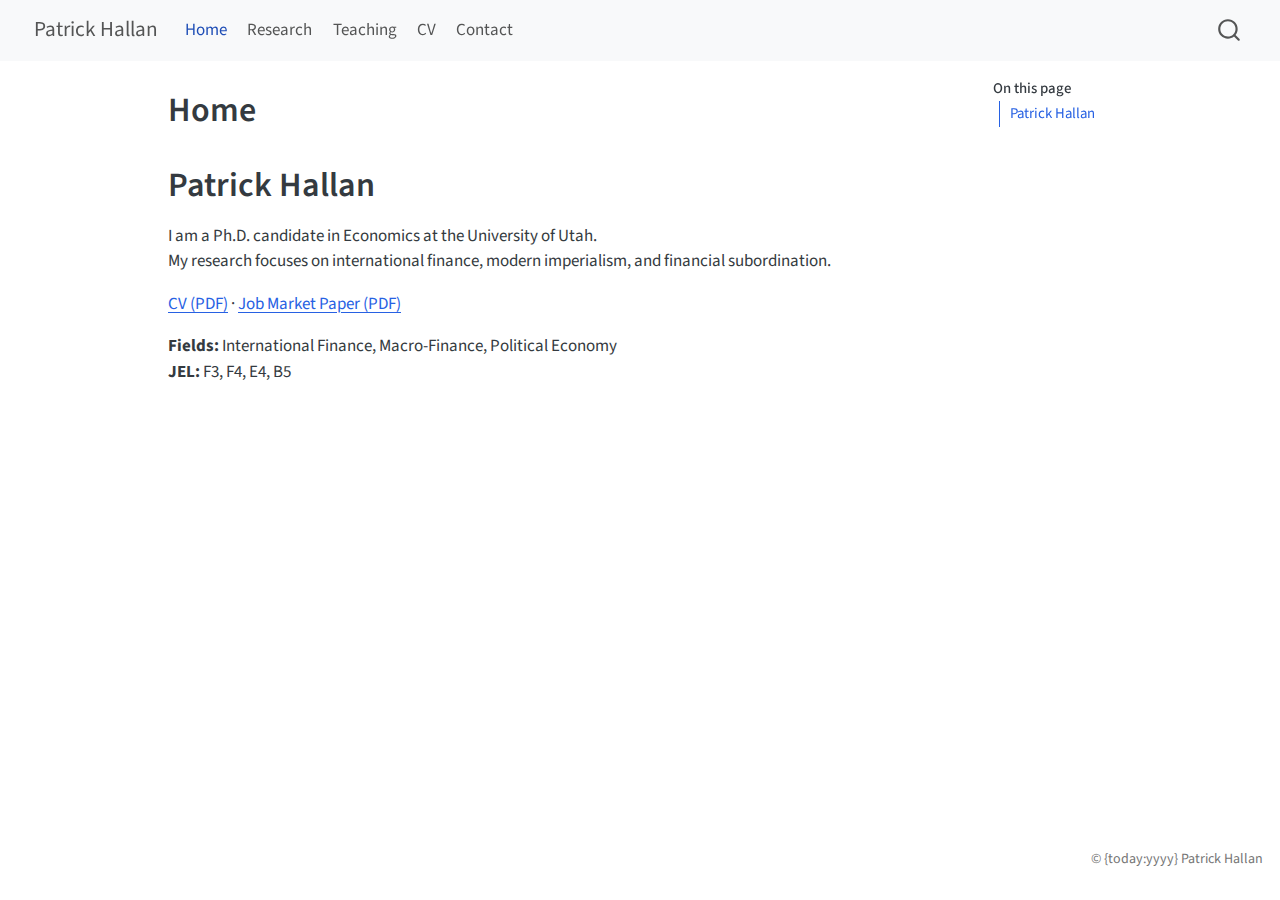
<file: index.html>
<!DOCTYPE html>
<html xmlns="http://www.w3.org/1999/xhtml" lang="en" xml:lang="en"><head>

<meta charset="utf-8">
<meta name="generator" content="quarto-1.8.25">

<meta name="viewport" content="width=device-width, initial-scale=1.0, user-scalable=yes">


<title>Home – Patrick Hallan</title>
<style>
code{white-space: pre-wrap;}
span.smallcaps{font-variant: small-caps;}
div.columns{display: flex; gap: min(4vw, 1.5em);}
div.column{flex: auto; overflow-x: auto;}
div.hanging-indent{margin-left: 1.5em; text-indent: -1.5em;}
ul.task-list{list-style: none;}
ul.task-list li input[type="checkbox"] {
  width: 0.8em;
  margin: 0 0.8em 0.2em -1em; /* quarto-specific, see https://github.com/quarto-dev/quarto-cli/issues/4556 */ 
  vertical-align: middle;
}
</style>


<script src="site_libs/quarto-nav/quarto-nav.js"></script>
<script src="site_libs/quarto-nav/headroom.min.js"></script>
<script src="site_libs/clipboard/clipboard.min.js"></script>
<script src="site_libs/quarto-search/autocomplete.umd.js"></script>
<script src="site_libs/quarto-search/fuse.min.js"></script>
<script src="site_libs/quarto-search/quarto-search.js"></script>
<meta name="quarto:offset" content="./">
<script src="site_libs/quarto-html/quarto.js" type="module"></script>
<script src="site_libs/quarto-html/tabsets/tabsets.js" type="module"></script>
<script src="site_libs/quarto-html/axe/axe-check.js" type="module"></script>
<script src="site_libs/quarto-html/popper.min.js"></script>
<script src="site_libs/quarto-html/tippy.umd.min.js"></script>
<script src="site_libs/quarto-html/anchor.min.js"></script>
<link href="site_libs/quarto-html/tippy.css" rel="stylesheet">
<link href="site_libs/quarto-html/quarto-syntax-highlighting-7b89279ff1a6dce999919e0e67d4d9ec.css" rel="stylesheet" id="quarto-text-highlighting-styles">
<script src="site_libs/bootstrap/bootstrap.min.js"></script>
<link href="site_libs/bootstrap/bootstrap-icons.css" rel="stylesheet">
<link href="site_libs/bootstrap/bootstrap-0b37c64f34216b628666a8dac638b53b.min.css" rel="stylesheet" append-hash="true" id="quarto-bootstrap" data-mode="light">
<script id="quarto-search-options" type="application/json">{
  "location": "navbar",
  "copy-button": false,
  "collapse-after": 3,
  "panel-placement": "end",
  "type": "overlay",
  "limit": 50,
  "keyboard-shortcut": [
    "f",
    "/",
    "s"
  ],
  "show-item-context": false,
  "language": {
    "search-no-results-text": "No results",
    "search-matching-documents-text": "matching documents",
    "search-copy-link-title": "Copy link to search",
    "search-hide-matches-text": "Hide additional matches",
    "search-more-match-text": "more match in this document",
    "search-more-matches-text": "more matches in this document",
    "search-clear-button-title": "Clear",
    "search-text-placeholder": "",
    "search-detached-cancel-button-title": "Cancel",
    "search-submit-button-title": "Submit",
    "search-label": "Search"
  }
}</script>
<style>html{ scroll-behavior: smooth; }</style>


</head>

<body class="nav-fixed quarto-light">

<div id="quarto-search-results"></div>
  <header id="quarto-header" class="headroom fixed-top">
    <nav class="navbar navbar-expand-lg " data-bs-theme="dark">
      <div class="navbar-container container-fluid">
      <div class="navbar-brand-container mx-auto">
    <a href="./index.html" class="navbar-brand navbar-brand-logo">
    </a>
    <a class="navbar-brand" href="./index.html">
    <span class="navbar-title">Patrick Hallan</span>
    </a>
  </div>
            <div id="quarto-search" class="" title="Search"></div>
          <button class="navbar-toggler" type="button" data-bs-toggle="collapse" data-bs-target="#navbarCollapse" aria-controls="navbarCollapse" role="menu" aria-expanded="false" aria-label="Toggle navigation" onclick="if (window.quartoToggleHeadroom) { window.quartoToggleHeadroom(); }">
  <span class="navbar-toggler-icon"></span>
</button>
          <div class="collapse navbar-collapse" id="navbarCollapse">
            <ul class="navbar-nav navbar-nav-scroll me-auto">
  <li class="nav-item">
    <a class="nav-link active" href="./index.html" aria-current="page"> 
<span class="menu-text">Home</span></a>
  </li>  
  <li class="nav-item">
    <a class="nav-link" href="./research.html"> 
<span class="menu-text">Research</span></a>
  </li>  
  <li class="nav-item">
    <a class="nav-link" href="./teaching.html"> 
<span class="menu-text">Teaching</span></a>
  </li>  
  <li class="nav-item">
    <a class="nav-link" href="./cv.html"> 
<span class="menu-text">CV</span></a>
  </li>  
  <li class="nav-item">
    <a class="nav-link" href="./contact.html"> 
<span class="menu-text">Contact</span></a>
  </li>  
</ul>
          </div> <!-- /navcollapse -->
            <div class="quarto-navbar-tools">
</div>
      </div> <!-- /container-fluid -->
    </nav>
</header>
<!-- content -->
<div id="quarto-content" class="quarto-container page-columns page-rows-contents page-layout-article page-navbar">
<!-- sidebar -->
<!-- margin-sidebar -->
    <div id="quarto-margin-sidebar" class="sidebar margin-sidebar">
        <nav id="TOC" role="doc-toc" class="toc-active">
    <h2 id="toc-title">On this page</h2>
   
  <ul>
  <li><a href="#patrick-hallan" id="toc-patrick-hallan" class="nav-link active" data-scroll-target="#patrick-hallan">Patrick Hallan</a></li>
  </ul>
</nav>
    </div>
<!-- main -->
<main class="content" id="quarto-document-content">

<header id="title-block-header" class="quarto-title-block default">
<div class="quarto-title">
<h1 class="title">Home</h1>
</div>



<div class="quarto-title-meta">

    
  
    
  </div>
  


</header>


<section id="patrick-hallan" class="level1">
<h1>Patrick Hallan</h1>
<p>I am a Ph.D.&nbsp;candidate in Economics at the University of Utah.<br>
My research focuses on international finance, modern imperialism, and financial subordination.</p>
<p><strong><a href="files/Hallan_CV.pdf">CV (PDF)</a></strong> · <strong><a href="files/JMP_Hallan.pdf">Job Market Paper (PDF)</a></strong></p>
<p><strong>Fields:</strong> International Finance, Macro-Finance, Political Economy<br>
<strong>JEL:</strong> F3, F4, E4, B5</p>


</section>

</main> <!-- /main -->
<script id="quarto-html-after-body" type="application/javascript">
  window.document.addEventListener("DOMContentLoaded", function (event) {
    const icon = "";
    const anchorJS = new window.AnchorJS();
    anchorJS.options = {
      placement: 'right',
      icon: icon
    };
    anchorJS.add('.anchored');
    const isCodeAnnotation = (el) => {
      for (const clz of el.classList) {
        if (clz.startsWith('code-annotation-')) {                     
          return true;
        }
      }
      return false;
    }
    const onCopySuccess = function(e) {
      // button target
      const button = e.trigger;
      // don't keep focus
      button.blur();
      // flash "checked"
      button.classList.add('code-copy-button-checked');
      var currentTitle = button.getAttribute("title");
      button.setAttribute("title", "Copied!");
      let tooltip;
      if (window.bootstrap) {
        button.setAttribute("data-bs-toggle", "tooltip");
        button.setAttribute("data-bs-placement", "left");
        button.setAttribute("data-bs-title", "Copied!");
        tooltip = new bootstrap.Tooltip(button, 
          { trigger: "manual", 
            customClass: "code-copy-button-tooltip",
            offset: [0, -8]});
        tooltip.show();    
      }
      setTimeout(function() {
        if (tooltip) {
          tooltip.hide();
          button.removeAttribute("data-bs-title");
          button.removeAttribute("data-bs-toggle");
          button.removeAttribute("data-bs-placement");
        }
        button.setAttribute("title", currentTitle);
        button.classList.remove('code-copy-button-checked');
      }, 1000);
      // clear code selection
      e.clearSelection();
    }
    const getTextToCopy = function(trigger) {
      const outerScaffold = trigger.parentElement.cloneNode(true);
      const codeEl = outerScaffold.querySelector('code');
      for (const childEl of codeEl.children) {
        if (isCodeAnnotation(childEl)) {
          childEl.remove();
        }
      }
      return codeEl.innerText;
    }
    const clipboard = new window.ClipboardJS('.code-copy-button:not([data-in-quarto-modal])', {
      text: getTextToCopy
    });
    clipboard.on('success', onCopySuccess);
    if (window.document.getElementById('quarto-embedded-source-code-modal')) {
      const clipboardModal = new window.ClipboardJS('.code-copy-button[data-in-quarto-modal]', {
        text: getTextToCopy,
        container: window.document.getElementById('quarto-embedded-source-code-modal')
      });
      clipboardModal.on('success', onCopySuccess);
    }
      var localhostRegex = new RegExp(/^(?:http|https):\/\/localhost\:?[0-9]*\//);
      var mailtoRegex = new RegExp(/^mailto:/);
        var filterRegex = new RegExp("https:\/\/patrickahallan-commits\.github\.io\/");
      var isInternal = (href) => {
          return filterRegex.test(href) || localhostRegex.test(href) || mailtoRegex.test(href);
      }
      // Inspect non-navigation links and adorn them if external
     var links = window.document.querySelectorAll('a[href]:not(.nav-link):not(.navbar-brand):not(.toc-action):not(.sidebar-link):not(.sidebar-item-toggle):not(.pagination-link):not(.no-external):not([aria-hidden]):not(.dropdown-item):not(.quarto-navigation-tool):not(.about-link)');
      for (var i=0; i<links.length; i++) {
        const link = links[i];
        if (!isInternal(link.href)) {
          // undo the damage that might have been done by quarto-nav.js in the case of
          // links that we want to consider external
          if (link.dataset.originalHref !== undefined) {
            link.href = link.dataset.originalHref;
          }
        }
      }
    function tippyHover(el, contentFn, onTriggerFn, onUntriggerFn) {
      const config = {
        allowHTML: true,
        maxWidth: 500,
        delay: 100,
        arrow: false,
        appendTo: function(el) {
            return el.parentElement;
        },
        interactive: true,
        interactiveBorder: 10,
        theme: 'quarto',
        placement: 'bottom-start',
      };
      if (contentFn) {
        config.content = contentFn;
      }
      if (onTriggerFn) {
        config.onTrigger = onTriggerFn;
      }
      if (onUntriggerFn) {
        config.onUntrigger = onUntriggerFn;
      }
      window.tippy(el, config); 
    }
    const noterefs = window.document.querySelectorAll('a[role="doc-noteref"]');
    for (var i=0; i<noterefs.length; i++) {
      const ref = noterefs[i];
      tippyHover(ref, function() {
        // use id or data attribute instead here
        let href = ref.getAttribute('data-footnote-href') || ref.getAttribute('href');
        try { href = new URL(href).hash; } catch {}
        const id = href.replace(/^#\/?/, "");
        const note = window.document.getElementById(id);
        if (note) {
          return note.innerHTML;
        } else {
          return "";
        }
      });
    }
    const xrefs = window.document.querySelectorAll('a.quarto-xref');
    const processXRef = (id, note) => {
      // Strip column container classes
      const stripColumnClz = (el) => {
        el.classList.remove("page-full", "page-columns");
        if (el.children) {
          for (const child of el.children) {
            stripColumnClz(child);
          }
        }
      }
      stripColumnClz(note)
      if (id === null || id.startsWith('sec-')) {
        // Special case sections, only their first couple elements
        const container = document.createElement("div");
        if (note.children && note.children.length > 2) {
          container.appendChild(note.children[0].cloneNode(true));
          for (let i = 1; i < note.children.length; i++) {
            const child = note.children[i];
            if (child.tagName === "P" && child.innerText === "") {
              continue;
            } else {
              container.appendChild(child.cloneNode(true));
              break;
            }
          }
          if (window.Quarto?.typesetMath) {
            window.Quarto.typesetMath(container);
          }
          return container.innerHTML
        } else {
          if (window.Quarto?.typesetMath) {
            window.Quarto.typesetMath(note);
          }
          return note.innerHTML;
        }
      } else {
        // Remove any anchor links if they are present
        const anchorLink = note.querySelector('a.anchorjs-link');
        if (anchorLink) {
          anchorLink.remove();
        }
        if (window.Quarto?.typesetMath) {
          window.Quarto.typesetMath(note);
        }
        if (note.classList.contains("callout")) {
          return note.outerHTML;
        } else {
          return note.innerHTML;
        }
      }
    }
    for (var i=0; i<xrefs.length; i++) {
      const xref = xrefs[i];
      tippyHover(xref, undefined, function(instance) {
        instance.disable();
        let url = xref.getAttribute('href');
        let hash = undefined; 
        if (url.startsWith('#')) {
          hash = url;
        } else {
          try { hash = new URL(url).hash; } catch {}
        }
        if (hash) {
          const id = hash.replace(/^#\/?/, "");
          const note = window.document.getElementById(id);
          if (note !== null) {
            try {
              const html = processXRef(id, note.cloneNode(true));
              instance.setContent(html);
            } finally {
              instance.enable();
              instance.show();
            }
          } else {
            // See if we can fetch this
            fetch(url.split('#')[0])
            .then(res => res.text())
            .then(html => {
              const parser = new DOMParser();
              const htmlDoc = parser.parseFromString(html, "text/html");
              const note = htmlDoc.getElementById(id);
              if (note !== null) {
                const html = processXRef(id, note);
                instance.setContent(html);
              } 
            }).finally(() => {
              instance.enable();
              instance.show();
            });
          }
        } else {
          // See if we can fetch a full url (with no hash to target)
          // This is a special case and we should probably do some content thinning / targeting
          fetch(url)
          .then(res => res.text())
          .then(html => {
            const parser = new DOMParser();
            const htmlDoc = parser.parseFromString(html, "text/html");
            const note = htmlDoc.querySelector('main.content');
            if (note !== null) {
              // This should only happen for chapter cross references
              // (since there is no id in the URL)
              // remove the first header
              if (note.children.length > 0 && note.children[0].tagName === "HEADER") {
                note.children[0].remove();
              }
              const html = processXRef(null, note);
              instance.setContent(html);
            } 
          }).finally(() => {
            instance.enable();
            instance.show();
          });
        }
      }, function(instance) {
      });
    }
        let selectedAnnoteEl;
        const selectorForAnnotation = ( cell, annotation) => {
          let cellAttr = 'data-code-cell="' + cell + '"';
          let lineAttr = 'data-code-annotation="' +  annotation + '"';
          const selector = 'span[' + cellAttr + '][' + lineAttr + ']';
          return selector;
        }
        const selectCodeLines = (annoteEl) => {
          const doc = window.document;
          const targetCell = annoteEl.getAttribute("data-target-cell");
          const targetAnnotation = annoteEl.getAttribute("data-target-annotation");
          const annoteSpan = window.document.querySelector(selectorForAnnotation(targetCell, targetAnnotation));
          const lines = annoteSpan.getAttribute("data-code-lines").split(",");
          const lineIds = lines.map((line) => {
            return targetCell + "-" + line;
          })
          let top = null;
          let height = null;
          let parent = null;
          if (lineIds.length > 0) {
              //compute the position of the single el (top and bottom and make a div)
              const el = window.document.getElementById(lineIds[0]);
              top = el.offsetTop;
              height = el.offsetHeight;
              parent = el.parentElement.parentElement;
            if (lineIds.length > 1) {
              const lastEl = window.document.getElementById(lineIds[lineIds.length - 1]);
              const bottom = lastEl.offsetTop + lastEl.offsetHeight;
              height = bottom - top;
            }
            if (top !== null && height !== null && parent !== null) {
              // cook up a div (if necessary) and position it 
              let div = window.document.getElementById("code-annotation-line-highlight");
              if (div === null) {
                div = window.document.createElement("div");
                div.setAttribute("id", "code-annotation-line-highlight");
                div.style.position = 'absolute';
                parent.appendChild(div);
              }
              div.style.top = top - 2 + "px";
              div.style.height = height + 4 + "px";
              div.style.left = 0;
              let gutterDiv = window.document.getElementById("code-annotation-line-highlight-gutter");
              if (gutterDiv === null) {
                gutterDiv = window.document.createElement("div");
                gutterDiv.setAttribute("id", "code-annotation-line-highlight-gutter");
                gutterDiv.style.position = 'absolute';
                const codeCell = window.document.getElementById(targetCell);
                const gutter = codeCell.querySelector('.code-annotation-gutter');
                gutter.appendChild(gutterDiv);
              }
              gutterDiv.style.top = top - 2 + "px";
              gutterDiv.style.height = height + 4 + "px";
            }
            selectedAnnoteEl = annoteEl;
          }
        };
        const unselectCodeLines = () => {
          const elementsIds = ["code-annotation-line-highlight", "code-annotation-line-highlight-gutter"];
          elementsIds.forEach((elId) => {
            const div = window.document.getElementById(elId);
            if (div) {
              div.remove();
            }
          });
          selectedAnnoteEl = undefined;
        };
          // Handle positioning of the toggle
      window.addEventListener(
        "resize",
        throttle(() => {
          elRect = undefined;
          if (selectedAnnoteEl) {
            selectCodeLines(selectedAnnoteEl);
          }
        }, 10)
      );
      function throttle(fn, ms) {
      let throttle = false;
      let timer;
        return (...args) => {
          if(!throttle) { // first call gets through
              fn.apply(this, args);
              throttle = true;
          } else { // all the others get throttled
              if(timer) clearTimeout(timer); // cancel #2
              timer = setTimeout(() => {
                fn.apply(this, args);
                timer = throttle = false;
              }, ms);
          }
        };
      }
        // Attach click handler to the DT
        const annoteDls = window.document.querySelectorAll('dt[data-target-cell]');
        for (const annoteDlNode of annoteDls) {
          annoteDlNode.addEventListener('click', (event) => {
            const clickedEl = event.target;
            if (clickedEl !== selectedAnnoteEl) {
              unselectCodeLines();
              const activeEl = window.document.querySelector('dt[data-target-cell].code-annotation-active');
              if (activeEl) {
                activeEl.classList.remove('code-annotation-active');
              }
              selectCodeLines(clickedEl);
              clickedEl.classList.add('code-annotation-active');
            } else {
              // Unselect the line
              unselectCodeLines();
              clickedEl.classList.remove('code-annotation-active');
            }
          });
        }
    const findCites = (el) => {
      const parentEl = el.parentElement;
      if (parentEl) {
        const cites = parentEl.dataset.cites;
        if (cites) {
          return {
            el,
            cites: cites.split(' ')
          };
        } else {
          return findCites(el.parentElement)
        }
      } else {
        return undefined;
      }
    };
    var bibliorefs = window.document.querySelectorAll('a[role="doc-biblioref"]');
    for (var i=0; i<bibliorefs.length; i++) {
      const ref = bibliorefs[i];
      const citeInfo = findCites(ref);
      if (citeInfo) {
        tippyHover(citeInfo.el, function() {
          var popup = window.document.createElement('div');
          citeInfo.cites.forEach(function(cite) {
            var citeDiv = window.document.createElement('div');
            citeDiv.classList.add('hanging-indent');
            citeDiv.classList.add('csl-entry');
            var biblioDiv = window.document.getElementById('ref-' + cite);
            if (biblioDiv) {
              citeDiv.innerHTML = biblioDiv.innerHTML;
            }
            popup.appendChild(citeDiv);
          });
          return popup.innerHTML;
        });
      }
    }
  });
  </script>
</div> <!-- /content -->
<footer class="footer">
  <div class="nav-footer">
    <div class="nav-footer-left">
      &nbsp;
    </div>   
    <div class="nav-footer-center">
      &nbsp;
    </div>
    <div class="nav-footer-right">
<p>© {today:yyyy} Patrick Hallan</p>
</div>
  </div>
</footer>




<script src="site_libs/quarto-html/zenscroll-min.js"></script>
</body></html>
</file>
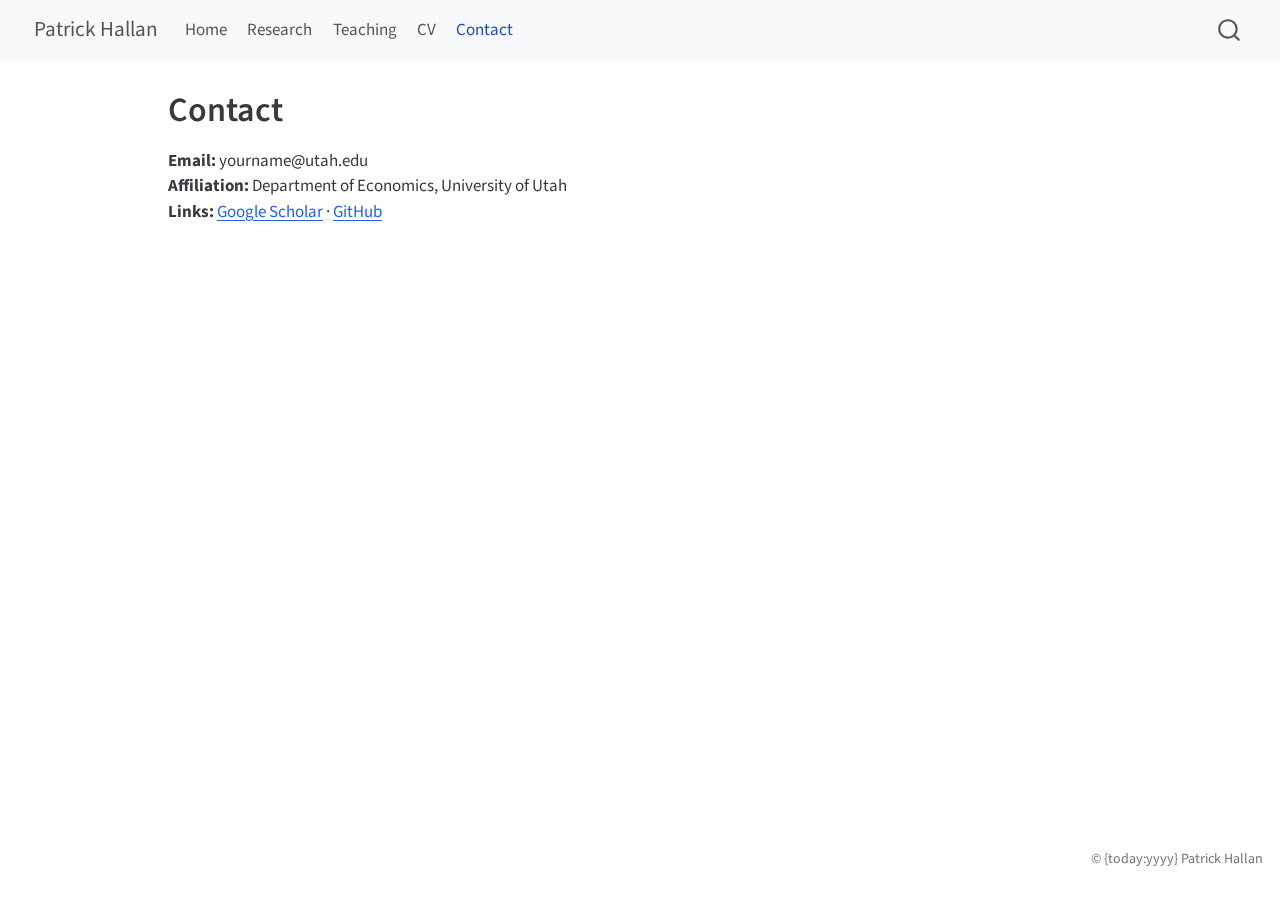
<file: contact.html>
<!DOCTYPE html>
<html xmlns="http://www.w3.org/1999/xhtml" lang="en" xml:lang="en"><head>

<meta charset="utf-8">
<meta name="generator" content="quarto-1.8.25">

<meta name="viewport" content="width=device-width, initial-scale=1.0, user-scalable=yes">


<title>Contact – Patrick Hallan</title>
<style>
code{white-space: pre-wrap;}
span.smallcaps{font-variant: small-caps;}
div.columns{display: flex; gap: min(4vw, 1.5em);}
div.column{flex: auto; overflow-x: auto;}
div.hanging-indent{margin-left: 1.5em; text-indent: -1.5em;}
ul.task-list{list-style: none;}
ul.task-list li input[type="checkbox"] {
  width: 0.8em;
  margin: 0 0.8em 0.2em -1em; /* quarto-specific, see https://github.com/quarto-dev/quarto-cli/issues/4556 */ 
  vertical-align: middle;
}
</style>


<script src="site_libs/quarto-nav/quarto-nav.js"></script>
<script src="site_libs/quarto-nav/headroom.min.js"></script>
<script src="site_libs/clipboard/clipboard.min.js"></script>
<script src="site_libs/quarto-search/autocomplete.umd.js"></script>
<script src="site_libs/quarto-search/fuse.min.js"></script>
<script src="site_libs/quarto-search/quarto-search.js"></script>
<meta name="quarto:offset" content="./">
<script src="site_libs/quarto-html/quarto.js" type="module"></script>
<script src="site_libs/quarto-html/tabsets/tabsets.js" type="module"></script>
<script src="site_libs/quarto-html/axe/axe-check.js" type="module"></script>
<script src="site_libs/quarto-html/popper.min.js"></script>
<script src="site_libs/quarto-html/tippy.umd.min.js"></script>
<script src="site_libs/quarto-html/anchor.min.js"></script>
<link href="site_libs/quarto-html/tippy.css" rel="stylesheet">
<link href="site_libs/quarto-html/quarto-syntax-highlighting-7b89279ff1a6dce999919e0e67d4d9ec.css" rel="stylesheet" id="quarto-text-highlighting-styles">
<script src="site_libs/bootstrap/bootstrap.min.js"></script>
<link href="site_libs/bootstrap/bootstrap-icons.css" rel="stylesheet">
<link href="site_libs/bootstrap/bootstrap-0b37c64f34216b628666a8dac638b53b.min.css" rel="stylesheet" append-hash="true" id="quarto-bootstrap" data-mode="light">
<script id="quarto-search-options" type="application/json">{
  "location": "navbar",
  "copy-button": false,
  "collapse-after": 3,
  "panel-placement": "end",
  "type": "overlay",
  "limit": 50,
  "keyboard-shortcut": [
    "f",
    "/",
    "s"
  ],
  "show-item-context": false,
  "language": {
    "search-no-results-text": "No results",
    "search-matching-documents-text": "matching documents",
    "search-copy-link-title": "Copy link to search",
    "search-hide-matches-text": "Hide additional matches",
    "search-more-match-text": "more match in this document",
    "search-more-matches-text": "more matches in this document",
    "search-clear-button-title": "Clear",
    "search-text-placeholder": "",
    "search-detached-cancel-button-title": "Cancel",
    "search-submit-button-title": "Submit",
    "search-label": "Search"
  }
}</script>
<style>html{ scroll-behavior: smooth; }</style>


</head>

<body class="nav-fixed quarto-light">

<div id="quarto-search-results"></div>
  <header id="quarto-header" class="headroom fixed-top">
    <nav class="navbar navbar-expand-lg " data-bs-theme="dark">
      <div class="navbar-container container-fluid">
      <div class="navbar-brand-container mx-auto">
    <a href="./index.html" class="navbar-brand navbar-brand-logo">
    </a>
    <a class="navbar-brand" href="./index.html">
    <span class="navbar-title">Patrick Hallan</span>
    </a>
  </div>
            <div id="quarto-search" class="" title="Search"></div>
          <button class="navbar-toggler" type="button" data-bs-toggle="collapse" data-bs-target="#navbarCollapse" aria-controls="navbarCollapse" role="menu" aria-expanded="false" aria-label="Toggle navigation" onclick="if (window.quartoToggleHeadroom) { window.quartoToggleHeadroom(); }">
  <span class="navbar-toggler-icon"></span>
</button>
          <div class="collapse navbar-collapse" id="navbarCollapse">
            <ul class="navbar-nav navbar-nav-scroll me-auto">
  <li class="nav-item">
    <a class="nav-link" href="./index.html"> 
<span class="menu-text">Home</span></a>
  </li>  
  <li class="nav-item">
    <a class="nav-link" href="./research.html"> 
<span class="menu-text">Research</span></a>
  </li>  
  <li class="nav-item">
    <a class="nav-link" href="./teaching.html"> 
<span class="menu-text">Teaching</span></a>
  </li>  
  <li class="nav-item">
    <a class="nav-link" href="./cv.html"> 
<span class="menu-text">CV</span></a>
  </li>  
  <li class="nav-item">
    <a class="nav-link active" href="./contact.html" aria-current="page"> 
<span class="menu-text">Contact</span></a>
  </li>  
</ul>
          </div> <!-- /navcollapse -->
            <div class="quarto-navbar-tools">
</div>
      </div> <!-- /container-fluid -->
    </nav>
</header>
<!-- content -->
<div id="quarto-content" class="quarto-container page-columns page-rows-contents page-layout-article page-navbar">
<!-- sidebar -->
<!-- margin-sidebar -->
    <div id="quarto-margin-sidebar" class="sidebar margin-sidebar zindex-bottom">
        
    </div>
<!-- main -->
<main class="content" id="quarto-document-content">

<header id="title-block-header" class="quarto-title-block default">
<div class="quarto-title">
<h1 class="title">Contact</h1>
</div>



<div class="quarto-title-meta">

    
  
    
  </div>
  


</header>


<p><strong>Email:</strong> yourname@utah.edu<br>
<strong>Affiliation:</strong> Department of Economics, University of Utah<br>
<strong>Links:</strong> <a href="#">Google Scholar</a> · <a href="#">GitHub</a></p>



</main> <!-- /main -->
<script id="quarto-html-after-body" type="application/javascript">
  window.document.addEventListener("DOMContentLoaded", function (event) {
    const icon = "";
    const anchorJS = new window.AnchorJS();
    anchorJS.options = {
      placement: 'right',
      icon: icon
    };
    anchorJS.add('.anchored');
    const isCodeAnnotation = (el) => {
      for (const clz of el.classList) {
        if (clz.startsWith('code-annotation-')) {                     
          return true;
        }
      }
      return false;
    }
    const onCopySuccess = function(e) {
      // button target
      const button = e.trigger;
      // don't keep focus
      button.blur();
      // flash "checked"
      button.classList.add('code-copy-button-checked');
      var currentTitle = button.getAttribute("title");
      button.setAttribute("title", "Copied!");
      let tooltip;
      if (window.bootstrap) {
        button.setAttribute("data-bs-toggle", "tooltip");
        button.setAttribute("data-bs-placement", "left");
        button.setAttribute("data-bs-title", "Copied!");
        tooltip = new bootstrap.Tooltip(button, 
          { trigger: "manual", 
            customClass: "code-copy-button-tooltip",
            offset: [0, -8]});
        tooltip.show();    
      }
      setTimeout(function() {
        if (tooltip) {
          tooltip.hide();
          button.removeAttribute("data-bs-title");
          button.removeAttribute("data-bs-toggle");
          button.removeAttribute("data-bs-placement");
        }
        button.setAttribute("title", currentTitle);
        button.classList.remove('code-copy-button-checked');
      }, 1000);
      // clear code selection
      e.clearSelection();
    }
    const getTextToCopy = function(trigger) {
      const outerScaffold = trigger.parentElement.cloneNode(true);
      const codeEl = outerScaffold.querySelector('code');
      for (const childEl of codeEl.children) {
        if (isCodeAnnotation(childEl)) {
          childEl.remove();
        }
      }
      return codeEl.innerText;
    }
    const clipboard = new window.ClipboardJS('.code-copy-button:not([data-in-quarto-modal])', {
      text: getTextToCopy
    });
    clipboard.on('success', onCopySuccess);
    if (window.document.getElementById('quarto-embedded-source-code-modal')) {
      const clipboardModal = new window.ClipboardJS('.code-copy-button[data-in-quarto-modal]', {
        text: getTextToCopy,
        container: window.document.getElementById('quarto-embedded-source-code-modal')
      });
      clipboardModal.on('success', onCopySuccess);
    }
      var localhostRegex = new RegExp(/^(?:http|https):\/\/localhost\:?[0-9]*\//);
      var mailtoRegex = new RegExp(/^mailto:/);
        var filterRegex = new RegExp("https:\/\/patrickahallan-commits\.github\.io\/");
      var isInternal = (href) => {
          return filterRegex.test(href) || localhostRegex.test(href) || mailtoRegex.test(href);
      }
      // Inspect non-navigation links and adorn them if external
     var links = window.document.querySelectorAll('a[href]:not(.nav-link):not(.navbar-brand):not(.toc-action):not(.sidebar-link):not(.sidebar-item-toggle):not(.pagination-link):not(.no-external):not([aria-hidden]):not(.dropdown-item):not(.quarto-navigation-tool):not(.about-link)');
      for (var i=0; i<links.length; i++) {
        const link = links[i];
        if (!isInternal(link.href)) {
          // undo the damage that might have been done by quarto-nav.js in the case of
          // links that we want to consider external
          if (link.dataset.originalHref !== undefined) {
            link.href = link.dataset.originalHref;
          }
        }
      }
    function tippyHover(el, contentFn, onTriggerFn, onUntriggerFn) {
      const config = {
        allowHTML: true,
        maxWidth: 500,
        delay: 100,
        arrow: false,
        appendTo: function(el) {
            return el.parentElement;
        },
        interactive: true,
        interactiveBorder: 10,
        theme: 'quarto',
        placement: 'bottom-start',
      };
      if (contentFn) {
        config.content = contentFn;
      }
      if (onTriggerFn) {
        config.onTrigger = onTriggerFn;
      }
      if (onUntriggerFn) {
        config.onUntrigger = onUntriggerFn;
      }
      window.tippy(el, config); 
    }
    const noterefs = window.document.querySelectorAll('a[role="doc-noteref"]');
    for (var i=0; i<noterefs.length; i++) {
      const ref = noterefs[i];
      tippyHover(ref, function() {
        // use id or data attribute instead here
        let href = ref.getAttribute('data-footnote-href') || ref.getAttribute('href');
        try { href = new URL(href).hash; } catch {}
        const id = href.replace(/^#\/?/, "");
        const note = window.document.getElementById(id);
        if (note) {
          return note.innerHTML;
        } else {
          return "";
        }
      });
    }
    const xrefs = window.document.querySelectorAll('a.quarto-xref');
    const processXRef = (id, note) => {
      // Strip column container classes
      const stripColumnClz = (el) => {
        el.classList.remove("page-full", "page-columns");
        if (el.children) {
          for (const child of el.children) {
            stripColumnClz(child);
          }
        }
      }
      stripColumnClz(note)
      if (id === null || id.startsWith('sec-')) {
        // Special case sections, only their first couple elements
        const container = document.createElement("div");
        if (note.children && note.children.length > 2) {
          container.appendChild(note.children[0].cloneNode(true));
          for (let i = 1; i < note.children.length; i++) {
            const child = note.children[i];
            if (child.tagName === "P" && child.innerText === "") {
              continue;
            } else {
              container.appendChild(child.cloneNode(true));
              break;
            }
          }
          if (window.Quarto?.typesetMath) {
            window.Quarto.typesetMath(container);
          }
          return container.innerHTML
        } else {
          if (window.Quarto?.typesetMath) {
            window.Quarto.typesetMath(note);
          }
          return note.innerHTML;
        }
      } else {
        // Remove any anchor links if they are present
        const anchorLink = note.querySelector('a.anchorjs-link');
        if (anchorLink) {
          anchorLink.remove();
        }
        if (window.Quarto?.typesetMath) {
          window.Quarto.typesetMath(note);
        }
        if (note.classList.contains("callout")) {
          return note.outerHTML;
        } else {
          return note.innerHTML;
        }
      }
    }
    for (var i=0; i<xrefs.length; i++) {
      const xref = xrefs[i];
      tippyHover(xref, undefined, function(instance) {
        instance.disable();
        let url = xref.getAttribute('href');
        let hash = undefined; 
        if (url.startsWith('#')) {
          hash = url;
        } else {
          try { hash = new URL(url).hash; } catch {}
        }
        if (hash) {
          const id = hash.replace(/^#\/?/, "");
          const note = window.document.getElementById(id);
          if (note !== null) {
            try {
              const html = processXRef(id, note.cloneNode(true));
              instance.setContent(html);
            } finally {
              instance.enable();
              instance.show();
            }
          } else {
            // See if we can fetch this
            fetch(url.split('#')[0])
            .then(res => res.text())
            .then(html => {
              const parser = new DOMParser();
              const htmlDoc = parser.parseFromString(html, "text/html");
              const note = htmlDoc.getElementById(id);
              if (note !== null) {
                const html = processXRef(id, note);
                instance.setContent(html);
              } 
            }).finally(() => {
              instance.enable();
              instance.show();
            });
          }
        } else {
          // See if we can fetch a full url (with no hash to target)
          // This is a special case and we should probably do some content thinning / targeting
          fetch(url)
          .then(res => res.text())
          .then(html => {
            const parser = new DOMParser();
            const htmlDoc = parser.parseFromString(html, "text/html");
            const note = htmlDoc.querySelector('main.content');
            if (note !== null) {
              // This should only happen for chapter cross references
              // (since there is no id in the URL)
              // remove the first header
              if (note.children.length > 0 && note.children[0].tagName === "HEADER") {
                note.children[0].remove();
              }
              const html = processXRef(null, note);
              instance.setContent(html);
            } 
          }).finally(() => {
            instance.enable();
            instance.show();
          });
        }
      }, function(instance) {
      });
    }
        let selectedAnnoteEl;
        const selectorForAnnotation = ( cell, annotation) => {
          let cellAttr = 'data-code-cell="' + cell + '"';
          let lineAttr = 'data-code-annotation="' +  annotation + '"';
          const selector = 'span[' + cellAttr + '][' + lineAttr + ']';
          return selector;
        }
        const selectCodeLines = (annoteEl) => {
          const doc = window.document;
          const targetCell = annoteEl.getAttribute("data-target-cell");
          const targetAnnotation = annoteEl.getAttribute("data-target-annotation");
          const annoteSpan = window.document.querySelector(selectorForAnnotation(targetCell, targetAnnotation));
          const lines = annoteSpan.getAttribute("data-code-lines").split(",");
          const lineIds = lines.map((line) => {
            return targetCell + "-" + line;
          })
          let top = null;
          let height = null;
          let parent = null;
          if (lineIds.length > 0) {
              //compute the position of the single el (top and bottom and make a div)
              const el = window.document.getElementById(lineIds[0]);
              top = el.offsetTop;
              height = el.offsetHeight;
              parent = el.parentElement.parentElement;
            if (lineIds.length > 1) {
              const lastEl = window.document.getElementById(lineIds[lineIds.length - 1]);
              const bottom = lastEl.offsetTop + lastEl.offsetHeight;
              height = bottom - top;
            }
            if (top !== null && height !== null && parent !== null) {
              // cook up a div (if necessary) and position it 
              let div = window.document.getElementById("code-annotation-line-highlight");
              if (div === null) {
                div = window.document.createElement("div");
                div.setAttribute("id", "code-annotation-line-highlight");
                div.style.position = 'absolute';
                parent.appendChild(div);
              }
              div.style.top = top - 2 + "px";
              div.style.height = height + 4 + "px";
              div.style.left = 0;
              let gutterDiv = window.document.getElementById("code-annotation-line-highlight-gutter");
              if (gutterDiv === null) {
                gutterDiv = window.document.createElement("div");
                gutterDiv.setAttribute("id", "code-annotation-line-highlight-gutter");
                gutterDiv.style.position = 'absolute';
                const codeCell = window.document.getElementById(targetCell);
                const gutter = codeCell.querySelector('.code-annotation-gutter');
                gutter.appendChild(gutterDiv);
              }
              gutterDiv.style.top = top - 2 + "px";
              gutterDiv.style.height = height + 4 + "px";
            }
            selectedAnnoteEl = annoteEl;
          }
        };
        const unselectCodeLines = () => {
          const elementsIds = ["code-annotation-line-highlight", "code-annotation-line-highlight-gutter"];
          elementsIds.forEach((elId) => {
            const div = window.document.getElementById(elId);
            if (div) {
              div.remove();
            }
          });
          selectedAnnoteEl = undefined;
        };
          // Handle positioning of the toggle
      window.addEventListener(
        "resize",
        throttle(() => {
          elRect = undefined;
          if (selectedAnnoteEl) {
            selectCodeLines(selectedAnnoteEl);
          }
        }, 10)
      );
      function throttle(fn, ms) {
      let throttle = false;
      let timer;
        return (...args) => {
          if(!throttle) { // first call gets through
              fn.apply(this, args);
              throttle = true;
          } else { // all the others get throttled
              if(timer) clearTimeout(timer); // cancel #2
              timer = setTimeout(() => {
                fn.apply(this, args);
                timer = throttle = false;
              }, ms);
          }
        };
      }
        // Attach click handler to the DT
        const annoteDls = window.document.querySelectorAll('dt[data-target-cell]');
        for (const annoteDlNode of annoteDls) {
          annoteDlNode.addEventListener('click', (event) => {
            const clickedEl = event.target;
            if (clickedEl !== selectedAnnoteEl) {
              unselectCodeLines();
              const activeEl = window.document.querySelector('dt[data-target-cell].code-annotation-active');
              if (activeEl) {
                activeEl.classList.remove('code-annotation-active');
              }
              selectCodeLines(clickedEl);
              clickedEl.classList.add('code-annotation-active');
            } else {
              // Unselect the line
              unselectCodeLines();
              clickedEl.classList.remove('code-annotation-active');
            }
          });
        }
    const findCites = (el) => {
      const parentEl = el.parentElement;
      if (parentEl) {
        const cites = parentEl.dataset.cites;
        if (cites) {
          return {
            el,
            cites: cites.split(' ')
          };
        } else {
          return findCites(el.parentElement)
        }
      } else {
        return undefined;
      }
    };
    var bibliorefs = window.document.querySelectorAll('a[role="doc-biblioref"]');
    for (var i=0; i<bibliorefs.length; i++) {
      const ref = bibliorefs[i];
      const citeInfo = findCites(ref);
      if (citeInfo) {
        tippyHover(citeInfo.el, function() {
          var popup = window.document.createElement('div');
          citeInfo.cites.forEach(function(cite) {
            var citeDiv = window.document.createElement('div');
            citeDiv.classList.add('hanging-indent');
            citeDiv.classList.add('csl-entry');
            var biblioDiv = window.document.getElementById('ref-' + cite);
            if (biblioDiv) {
              citeDiv.innerHTML = biblioDiv.innerHTML;
            }
            popup.appendChild(citeDiv);
          });
          return popup.innerHTML;
        });
      }
    }
  });
  </script>
</div> <!-- /content -->
<footer class="footer">
  <div class="nav-footer">
    <div class="nav-footer-left">
      &nbsp;
    </div>   
    <div class="nav-footer-center">
      &nbsp;
    </div>
    <div class="nav-footer-right">
<p>© {today:yyyy} Patrick Hallan</p>
</div>
  </div>
</footer>




<script src="site_libs/quarto-html/zenscroll-min.js"></script>
</body></html>
</file>
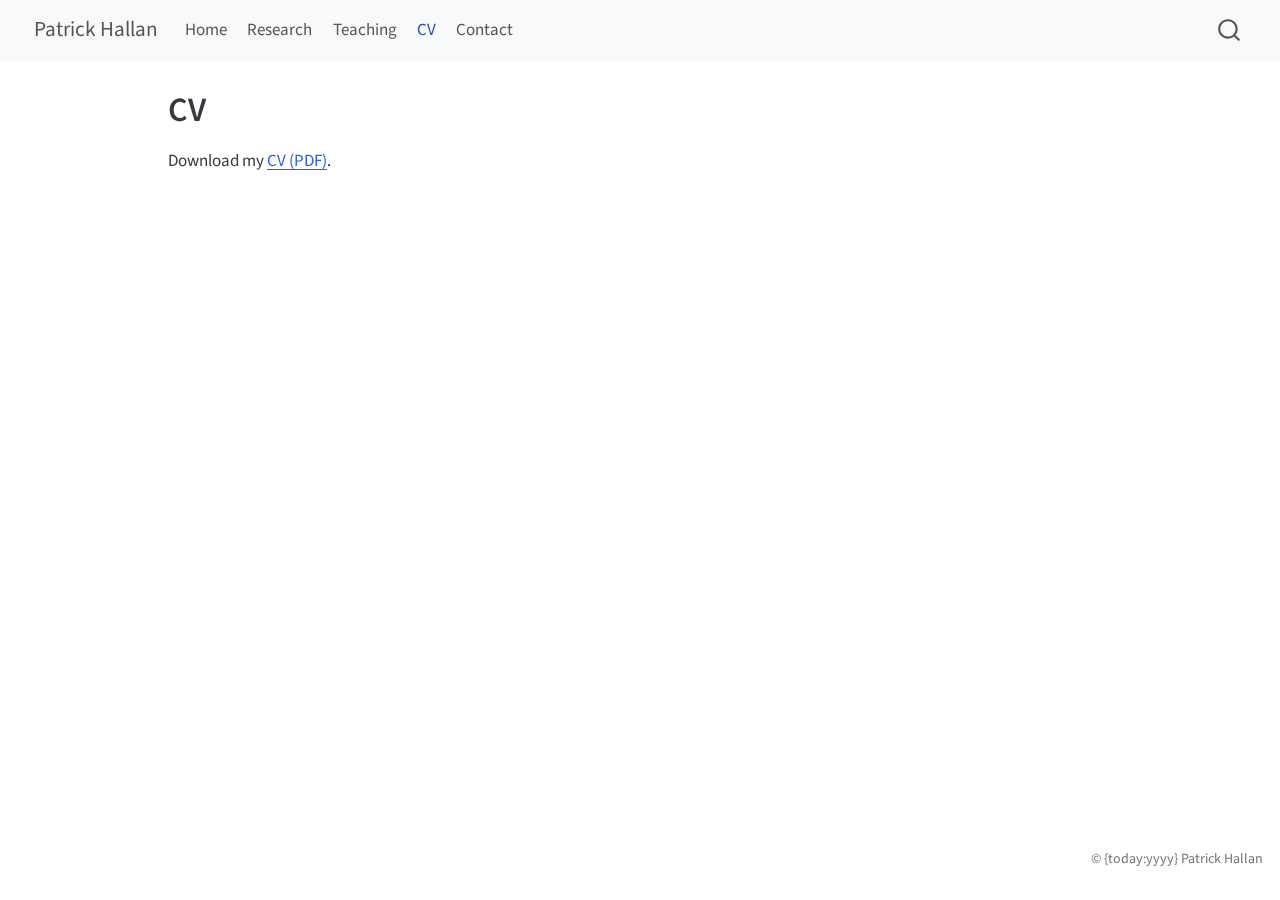
<file: cv.html>
<!DOCTYPE html>
<html xmlns="http://www.w3.org/1999/xhtml" lang="en" xml:lang="en"><head>

<meta charset="utf-8">
<meta name="generator" content="quarto-1.8.25">

<meta name="viewport" content="width=device-width, initial-scale=1.0, user-scalable=yes">


<title>CV – Patrick Hallan</title>
<style>
code{white-space: pre-wrap;}
span.smallcaps{font-variant: small-caps;}
div.columns{display: flex; gap: min(4vw, 1.5em);}
div.column{flex: auto; overflow-x: auto;}
div.hanging-indent{margin-left: 1.5em; text-indent: -1.5em;}
ul.task-list{list-style: none;}
ul.task-list li input[type="checkbox"] {
  width: 0.8em;
  margin: 0 0.8em 0.2em -1em; /* quarto-specific, see https://github.com/quarto-dev/quarto-cli/issues/4556 */ 
  vertical-align: middle;
}
</style>


<script src="site_libs/quarto-nav/quarto-nav.js"></script>
<script src="site_libs/quarto-nav/headroom.min.js"></script>
<script src="site_libs/clipboard/clipboard.min.js"></script>
<script src="site_libs/quarto-search/autocomplete.umd.js"></script>
<script src="site_libs/quarto-search/fuse.min.js"></script>
<script src="site_libs/quarto-search/quarto-search.js"></script>
<meta name="quarto:offset" content="./">
<script src="site_libs/quarto-html/quarto.js" type="module"></script>
<script src="site_libs/quarto-html/tabsets/tabsets.js" type="module"></script>
<script src="site_libs/quarto-html/axe/axe-check.js" type="module"></script>
<script src="site_libs/quarto-html/popper.min.js"></script>
<script src="site_libs/quarto-html/tippy.umd.min.js"></script>
<script src="site_libs/quarto-html/anchor.min.js"></script>
<link href="site_libs/quarto-html/tippy.css" rel="stylesheet">
<link href="site_libs/quarto-html/quarto-syntax-highlighting-7b89279ff1a6dce999919e0e67d4d9ec.css" rel="stylesheet" id="quarto-text-highlighting-styles">
<script src="site_libs/bootstrap/bootstrap.min.js"></script>
<link href="site_libs/bootstrap/bootstrap-icons.css" rel="stylesheet">
<link href="site_libs/bootstrap/bootstrap-0b37c64f34216b628666a8dac638b53b.min.css" rel="stylesheet" append-hash="true" id="quarto-bootstrap" data-mode="light">
<script id="quarto-search-options" type="application/json">{
  "location": "navbar",
  "copy-button": false,
  "collapse-after": 3,
  "panel-placement": "end",
  "type": "overlay",
  "limit": 50,
  "keyboard-shortcut": [
    "f",
    "/",
    "s"
  ],
  "show-item-context": false,
  "language": {
    "search-no-results-text": "No results",
    "search-matching-documents-text": "matching documents",
    "search-copy-link-title": "Copy link to search",
    "search-hide-matches-text": "Hide additional matches",
    "search-more-match-text": "more match in this document",
    "search-more-matches-text": "more matches in this document",
    "search-clear-button-title": "Clear",
    "search-text-placeholder": "",
    "search-detached-cancel-button-title": "Cancel",
    "search-submit-button-title": "Submit",
    "search-label": "Search"
  }
}</script>
<style>html{ scroll-behavior: smooth; }</style>


</head>

<body class="nav-fixed quarto-light">

<div id="quarto-search-results"></div>
  <header id="quarto-header" class="headroom fixed-top">
    <nav class="navbar navbar-expand-lg " data-bs-theme="dark">
      <div class="navbar-container container-fluid">
      <div class="navbar-brand-container mx-auto">
    <a href="./index.html" class="navbar-brand navbar-brand-logo">
    </a>
    <a class="navbar-brand" href="./index.html">
    <span class="navbar-title">Patrick Hallan</span>
    </a>
  </div>
            <div id="quarto-search" class="" title="Search"></div>
          <button class="navbar-toggler" type="button" data-bs-toggle="collapse" data-bs-target="#navbarCollapse" aria-controls="navbarCollapse" role="menu" aria-expanded="false" aria-label="Toggle navigation" onclick="if (window.quartoToggleHeadroom) { window.quartoToggleHeadroom(); }">
  <span class="navbar-toggler-icon"></span>
</button>
          <div class="collapse navbar-collapse" id="navbarCollapse">
            <ul class="navbar-nav navbar-nav-scroll me-auto">
  <li class="nav-item">
    <a class="nav-link" href="./index.html"> 
<span class="menu-text">Home</span></a>
  </li>  
  <li class="nav-item">
    <a class="nav-link" href="./research.html"> 
<span class="menu-text">Research</span></a>
  </li>  
  <li class="nav-item">
    <a class="nav-link" href="./teaching.html"> 
<span class="menu-text">Teaching</span></a>
  </li>  
  <li class="nav-item">
    <a class="nav-link active" href="./cv.html" aria-current="page"> 
<span class="menu-text">CV</span></a>
  </li>  
  <li class="nav-item">
    <a class="nav-link" href="./contact.html"> 
<span class="menu-text">Contact</span></a>
  </li>  
</ul>
          </div> <!-- /navcollapse -->
            <div class="quarto-navbar-tools">
</div>
      </div> <!-- /container-fluid -->
    </nav>
</header>
<!-- content -->
<div id="quarto-content" class="quarto-container page-columns page-rows-contents page-layout-article page-navbar">
<!-- sidebar -->
<!-- margin-sidebar -->
    <div id="quarto-margin-sidebar" class="sidebar margin-sidebar zindex-bottom">
        
    </div>
<!-- main -->
<main class="content" id="quarto-document-content">

<header id="title-block-header" class="quarto-title-block default">
<div class="quarto-title">
<h1 class="title">CV</h1>
</div>



<div class="quarto-title-meta">

    
  
    
  </div>
  


</header>


<p>Download my <strong><a href="files/Hallan_CV.pdf">CV (PDF)</a></strong>.</p>



</main> <!-- /main -->
<script id="quarto-html-after-body" type="application/javascript">
  window.document.addEventListener("DOMContentLoaded", function (event) {
    const icon = "";
    const anchorJS = new window.AnchorJS();
    anchorJS.options = {
      placement: 'right',
      icon: icon
    };
    anchorJS.add('.anchored');
    const isCodeAnnotation = (el) => {
      for (const clz of el.classList) {
        if (clz.startsWith('code-annotation-')) {                     
          return true;
        }
      }
      return false;
    }
    const onCopySuccess = function(e) {
      // button target
      const button = e.trigger;
      // don't keep focus
      button.blur();
      // flash "checked"
      button.classList.add('code-copy-button-checked');
      var currentTitle = button.getAttribute("title");
      button.setAttribute("title", "Copied!");
      let tooltip;
      if (window.bootstrap) {
        button.setAttribute("data-bs-toggle", "tooltip");
        button.setAttribute("data-bs-placement", "left");
        button.setAttribute("data-bs-title", "Copied!");
        tooltip = new bootstrap.Tooltip(button, 
          { trigger: "manual", 
            customClass: "code-copy-button-tooltip",
            offset: [0, -8]});
        tooltip.show();    
      }
      setTimeout(function() {
        if (tooltip) {
          tooltip.hide();
          button.removeAttribute("data-bs-title");
          button.removeAttribute("data-bs-toggle");
          button.removeAttribute("data-bs-placement");
        }
        button.setAttribute("title", currentTitle);
        button.classList.remove('code-copy-button-checked');
      }, 1000);
      // clear code selection
      e.clearSelection();
    }
    const getTextToCopy = function(trigger) {
      const outerScaffold = trigger.parentElement.cloneNode(true);
      const codeEl = outerScaffold.querySelector('code');
      for (const childEl of codeEl.children) {
        if (isCodeAnnotation(childEl)) {
          childEl.remove();
        }
      }
      return codeEl.innerText;
    }
    const clipboard = new window.ClipboardJS('.code-copy-button:not([data-in-quarto-modal])', {
      text: getTextToCopy
    });
    clipboard.on('success', onCopySuccess);
    if (window.document.getElementById('quarto-embedded-source-code-modal')) {
      const clipboardModal = new window.ClipboardJS('.code-copy-button[data-in-quarto-modal]', {
        text: getTextToCopy,
        container: window.document.getElementById('quarto-embedded-source-code-modal')
      });
      clipboardModal.on('success', onCopySuccess);
    }
      var localhostRegex = new RegExp(/^(?:http|https):\/\/localhost\:?[0-9]*\//);
      var mailtoRegex = new RegExp(/^mailto:/);
        var filterRegex = new RegExp("https:\/\/patrickahallan-commits\.github\.io\/");
      var isInternal = (href) => {
          return filterRegex.test(href) || localhostRegex.test(href) || mailtoRegex.test(href);
      }
      // Inspect non-navigation links and adorn them if external
     var links = window.document.querySelectorAll('a[href]:not(.nav-link):not(.navbar-brand):not(.toc-action):not(.sidebar-link):not(.sidebar-item-toggle):not(.pagination-link):not(.no-external):not([aria-hidden]):not(.dropdown-item):not(.quarto-navigation-tool):not(.about-link)');
      for (var i=0; i<links.length; i++) {
        const link = links[i];
        if (!isInternal(link.href)) {
          // undo the damage that might have been done by quarto-nav.js in the case of
          // links that we want to consider external
          if (link.dataset.originalHref !== undefined) {
            link.href = link.dataset.originalHref;
          }
        }
      }
    function tippyHover(el, contentFn, onTriggerFn, onUntriggerFn) {
      const config = {
        allowHTML: true,
        maxWidth: 500,
        delay: 100,
        arrow: false,
        appendTo: function(el) {
            return el.parentElement;
        },
        interactive: true,
        interactiveBorder: 10,
        theme: 'quarto',
        placement: 'bottom-start',
      };
      if (contentFn) {
        config.content = contentFn;
      }
      if (onTriggerFn) {
        config.onTrigger = onTriggerFn;
      }
      if (onUntriggerFn) {
        config.onUntrigger = onUntriggerFn;
      }
      window.tippy(el, config); 
    }
    const noterefs = window.document.querySelectorAll('a[role="doc-noteref"]');
    for (var i=0; i<noterefs.length; i++) {
      const ref = noterefs[i];
      tippyHover(ref, function() {
        // use id or data attribute instead here
        let href = ref.getAttribute('data-footnote-href') || ref.getAttribute('href');
        try { href = new URL(href).hash; } catch {}
        const id = href.replace(/^#\/?/, "");
        const note = window.document.getElementById(id);
        if (note) {
          return note.innerHTML;
        } else {
          return "";
        }
      });
    }
    const xrefs = window.document.querySelectorAll('a.quarto-xref');
    const processXRef = (id, note) => {
      // Strip column container classes
      const stripColumnClz = (el) => {
        el.classList.remove("page-full", "page-columns");
        if (el.children) {
          for (const child of el.children) {
            stripColumnClz(child);
          }
        }
      }
      stripColumnClz(note)
      if (id === null || id.startsWith('sec-')) {
        // Special case sections, only their first couple elements
        const container = document.createElement("div");
        if (note.children && note.children.length > 2) {
          container.appendChild(note.children[0].cloneNode(true));
          for (let i = 1; i < note.children.length; i++) {
            const child = note.children[i];
            if (child.tagName === "P" && child.innerText === "") {
              continue;
            } else {
              container.appendChild(child.cloneNode(true));
              break;
            }
          }
          if (window.Quarto?.typesetMath) {
            window.Quarto.typesetMath(container);
          }
          return container.innerHTML
        } else {
          if (window.Quarto?.typesetMath) {
            window.Quarto.typesetMath(note);
          }
          return note.innerHTML;
        }
      } else {
        // Remove any anchor links if they are present
        const anchorLink = note.querySelector('a.anchorjs-link');
        if (anchorLink) {
          anchorLink.remove();
        }
        if (window.Quarto?.typesetMath) {
          window.Quarto.typesetMath(note);
        }
        if (note.classList.contains("callout")) {
          return note.outerHTML;
        } else {
          return note.innerHTML;
        }
      }
    }
    for (var i=0; i<xrefs.length; i++) {
      const xref = xrefs[i];
      tippyHover(xref, undefined, function(instance) {
        instance.disable();
        let url = xref.getAttribute('href');
        let hash = undefined; 
        if (url.startsWith('#')) {
          hash = url;
        } else {
          try { hash = new URL(url).hash; } catch {}
        }
        if (hash) {
          const id = hash.replace(/^#\/?/, "");
          const note = window.document.getElementById(id);
          if (note !== null) {
            try {
              const html = processXRef(id, note.cloneNode(true));
              instance.setContent(html);
            } finally {
              instance.enable();
              instance.show();
            }
          } else {
            // See if we can fetch this
            fetch(url.split('#')[0])
            .then(res => res.text())
            .then(html => {
              const parser = new DOMParser();
              const htmlDoc = parser.parseFromString(html, "text/html");
              const note = htmlDoc.getElementById(id);
              if (note !== null) {
                const html = processXRef(id, note);
                instance.setContent(html);
              } 
            }).finally(() => {
              instance.enable();
              instance.show();
            });
          }
        } else {
          // See if we can fetch a full url (with no hash to target)
          // This is a special case and we should probably do some content thinning / targeting
          fetch(url)
          .then(res => res.text())
          .then(html => {
            const parser = new DOMParser();
            const htmlDoc = parser.parseFromString(html, "text/html");
            const note = htmlDoc.querySelector('main.content');
            if (note !== null) {
              // This should only happen for chapter cross references
              // (since there is no id in the URL)
              // remove the first header
              if (note.children.length > 0 && note.children[0].tagName === "HEADER") {
                note.children[0].remove();
              }
              const html = processXRef(null, note);
              instance.setContent(html);
            } 
          }).finally(() => {
            instance.enable();
            instance.show();
          });
        }
      }, function(instance) {
      });
    }
        let selectedAnnoteEl;
        const selectorForAnnotation = ( cell, annotation) => {
          let cellAttr = 'data-code-cell="' + cell + '"';
          let lineAttr = 'data-code-annotation="' +  annotation + '"';
          const selector = 'span[' + cellAttr + '][' + lineAttr + ']';
          return selector;
        }
        const selectCodeLines = (annoteEl) => {
          const doc = window.document;
          const targetCell = annoteEl.getAttribute("data-target-cell");
          const targetAnnotation = annoteEl.getAttribute("data-target-annotation");
          const annoteSpan = window.document.querySelector(selectorForAnnotation(targetCell, targetAnnotation));
          const lines = annoteSpan.getAttribute("data-code-lines").split(",");
          const lineIds = lines.map((line) => {
            return targetCell + "-" + line;
          })
          let top = null;
          let height = null;
          let parent = null;
          if (lineIds.length > 0) {
              //compute the position of the single el (top and bottom and make a div)
              const el = window.document.getElementById(lineIds[0]);
              top = el.offsetTop;
              height = el.offsetHeight;
              parent = el.parentElement.parentElement;
            if (lineIds.length > 1) {
              const lastEl = window.document.getElementById(lineIds[lineIds.length - 1]);
              const bottom = lastEl.offsetTop + lastEl.offsetHeight;
              height = bottom - top;
            }
            if (top !== null && height !== null && parent !== null) {
              // cook up a div (if necessary) and position it 
              let div = window.document.getElementById("code-annotation-line-highlight");
              if (div === null) {
                div = window.document.createElement("div");
                div.setAttribute("id", "code-annotation-line-highlight");
                div.style.position = 'absolute';
                parent.appendChild(div);
              }
              div.style.top = top - 2 + "px";
              div.style.height = height + 4 + "px";
              div.style.left = 0;
              let gutterDiv = window.document.getElementById("code-annotation-line-highlight-gutter");
              if (gutterDiv === null) {
                gutterDiv = window.document.createElement("div");
                gutterDiv.setAttribute("id", "code-annotation-line-highlight-gutter");
                gutterDiv.style.position = 'absolute';
                const codeCell = window.document.getElementById(targetCell);
                const gutter = codeCell.querySelector('.code-annotation-gutter');
                gutter.appendChild(gutterDiv);
              }
              gutterDiv.style.top = top - 2 + "px";
              gutterDiv.style.height = height + 4 + "px";
            }
            selectedAnnoteEl = annoteEl;
          }
        };
        const unselectCodeLines = () => {
          const elementsIds = ["code-annotation-line-highlight", "code-annotation-line-highlight-gutter"];
          elementsIds.forEach((elId) => {
            const div = window.document.getElementById(elId);
            if (div) {
              div.remove();
            }
          });
          selectedAnnoteEl = undefined;
        };
          // Handle positioning of the toggle
      window.addEventListener(
        "resize",
        throttle(() => {
          elRect = undefined;
          if (selectedAnnoteEl) {
            selectCodeLines(selectedAnnoteEl);
          }
        }, 10)
      );
      function throttle(fn, ms) {
      let throttle = false;
      let timer;
        return (...args) => {
          if(!throttle) { // first call gets through
              fn.apply(this, args);
              throttle = true;
          } else { // all the others get throttled
              if(timer) clearTimeout(timer); // cancel #2
              timer = setTimeout(() => {
                fn.apply(this, args);
                timer = throttle = false;
              }, ms);
          }
        };
      }
        // Attach click handler to the DT
        const annoteDls = window.document.querySelectorAll('dt[data-target-cell]');
        for (const annoteDlNode of annoteDls) {
          annoteDlNode.addEventListener('click', (event) => {
            const clickedEl = event.target;
            if (clickedEl !== selectedAnnoteEl) {
              unselectCodeLines();
              const activeEl = window.document.querySelector('dt[data-target-cell].code-annotation-active');
              if (activeEl) {
                activeEl.classList.remove('code-annotation-active');
              }
              selectCodeLines(clickedEl);
              clickedEl.classList.add('code-annotation-active');
            } else {
              // Unselect the line
              unselectCodeLines();
              clickedEl.classList.remove('code-annotation-active');
            }
          });
        }
    const findCites = (el) => {
      const parentEl = el.parentElement;
      if (parentEl) {
        const cites = parentEl.dataset.cites;
        if (cites) {
          return {
            el,
            cites: cites.split(' ')
          };
        } else {
          return findCites(el.parentElement)
        }
      } else {
        return undefined;
      }
    };
    var bibliorefs = window.document.querySelectorAll('a[role="doc-biblioref"]');
    for (var i=0; i<bibliorefs.length; i++) {
      const ref = bibliorefs[i];
      const citeInfo = findCites(ref);
      if (citeInfo) {
        tippyHover(citeInfo.el, function() {
          var popup = window.document.createElement('div');
          citeInfo.cites.forEach(function(cite) {
            var citeDiv = window.document.createElement('div');
            citeDiv.classList.add('hanging-indent');
            citeDiv.classList.add('csl-entry');
            var biblioDiv = window.document.getElementById('ref-' + cite);
            if (biblioDiv) {
              citeDiv.innerHTML = biblioDiv.innerHTML;
            }
            popup.appendChild(citeDiv);
          });
          return popup.innerHTML;
        });
      }
    }
  });
  </script>
</div> <!-- /content -->
<footer class="footer">
  <div class="nav-footer">
    <div class="nav-footer-left">
      &nbsp;
    </div>   
    <div class="nav-footer-center">
      &nbsp;
    </div>
    <div class="nav-footer-right">
<p>© {today:yyyy} Patrick Hallan</p>
</div>
  </div>
</footer>




<script src="site_libs/quarto-html/zenscroll-min.js"></script>
</body></html>
</file>
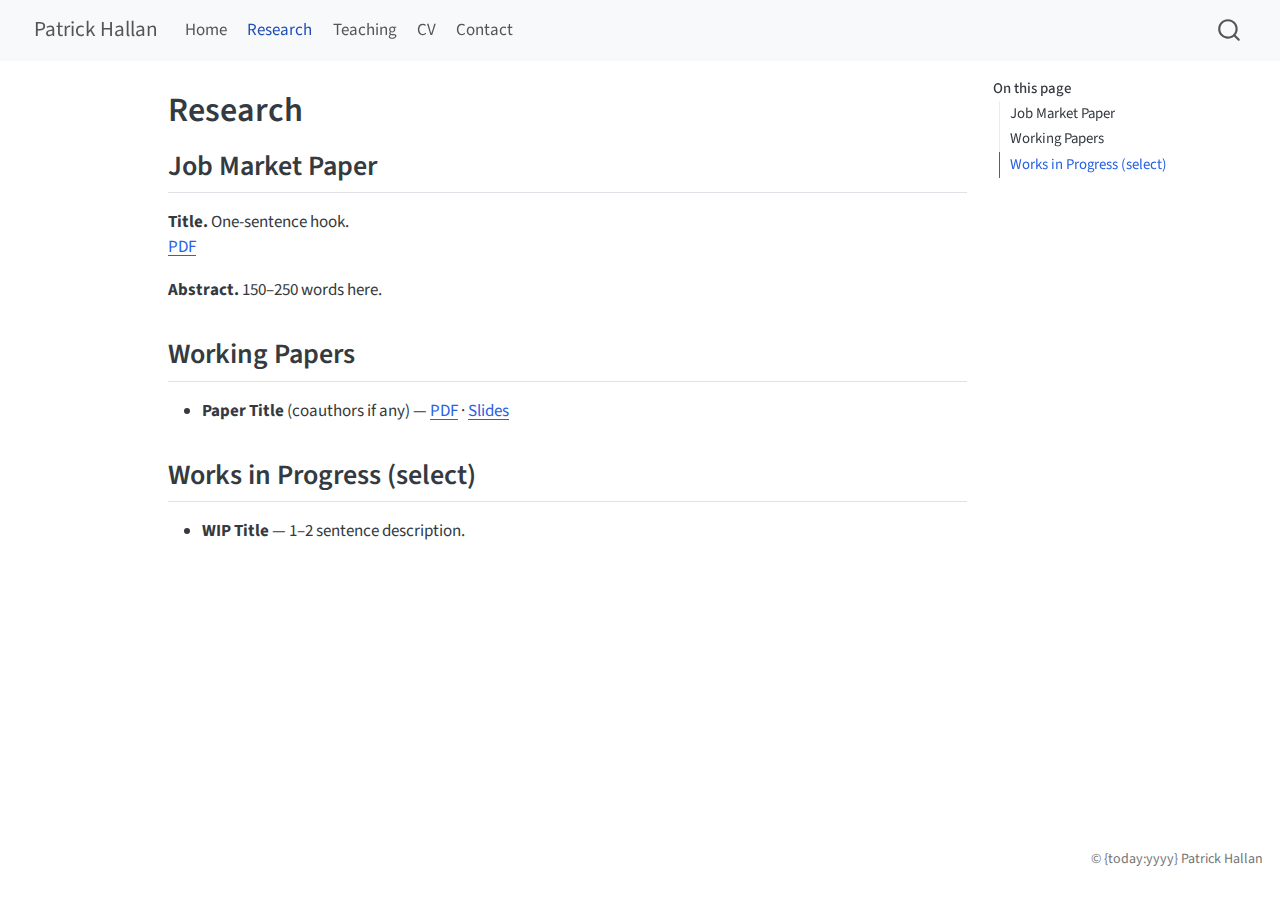
<file: research.html>
<!DOCTYPE html>
<html xmlns="http://www.w3.org/1999/xhtml" lang="en" xml:lang="en"><head>

<meta charset="utf-8">
<meta name="generator" content="quarto-1.8.25">

<meta name="viewport" content="width=device-width, initial-scale=1.0, user-scalable=yes">


<title>Research – Patrick Hallan</title>
<style>
code{white-space: pre-wrap;}
span.smallcaps{font-variant: small-caps;}
div.columns{display: flex; gap: min(4vw, 1.5em);}
div.column{flex: auto; overflow-x: auto;}
div.hanging-indent{margin-left: 1.5em; text-indent: -1.5em;}
ul.task-list{list-style: none;}
ul.task-list li input[type="checkbox"] {
  width: 0.8em;
  margin: 0 0.8em 0.2em -1em; /* quarto-specific, see https://github.com/quarto-dev/quarto-cli/issues/4556 */ 
  vertical-align: middle;
}
</style>


<script src="site_libs/quarto-nav/quarto-nav.js"></script>
<script src="site_libs/quarto-nav/headroom.min.js"></script>
<script src="site_libs/clipboard/clipboard.min.js"></script>
<script src="site_libs/quarto-search/autocomplete.umd.js"></script>
<script src="site_libs/quarto-search/fuse.min.js"></script>
<script src="site_libs/quarto-search/quarto-search.js"></script>
<meta name="quarto:offset" content="./">
<script src="site_libs/quarto-html/quarto.js" type="module"></script>
<script src="site_libs/quarto-html/tabsets/tabsets.js" type="module"></script>
<script src="site_libs/quarto-html/axe/axe-check.js" type="module"></script>
<script src="site_libs/quarto-html/popper.min.js"></script>
<script src="site_libs/quarto-html/tippy.umd.min.js"></script>
<script src="site_libs/quarto-html/anchor.min.js"></script>
<link href="site_libs/quarto-html/tippy.css" rel="stylesheet">
<link href="site_libs/quarto-html/quarto-syntax-highlighting-7b89279ff1a6dce999919e0e67d4d9ec.css" rel="stylesheet" id="quarto-text-highlighting-styles">
<script src="site_libs/bootstrap/bootstrap.min.js"></script>
<link href="site_libs/bootstrap/bootstrap-icons.css" rel="stylesheet">
<link href="site_libs/bootstrap/bootstrap-0b37c64f34216b628666a8dac638b53b.min.css" rel="stylesheet" append-hash="true" id="quarto-bootstrap" data-mode="light">
<script id="quarto-search-options" type="application/json">{
  "location": "navbar",
  "copy-button": false,
  "collapse-after": 3,
  "panel-placement": "end",
  "type": "overlay",
  "limit": 50,
  "keyboard-shortcut": [
    "f",
    "/",
    "s"
  ],
  "show-item-context": false,
  "language": {
    "search-no-results-text": "No results",
    "search-matching-documents-text": "matching documents",
    "search-copy-link-title": "Copy link to search",
    "search-hide-matches-text": "Hide additional matches",
    "search-more-match-text": "more match in this document",
    "search-more-matches-text": "more matches in this document",
    "search-clear-button-title": "Clear",
    "search-text-placeholder": "",
    "search-detached-cancel-button-title": "Cancel",
    "search-submit-button-title": "Submit",
    "search-label": "Search"
  }
}</script>
<style>html{ scroll-behavior: smooth; }</style>


</head>

<body class="nav-fixed quarto-light">

<div id="quarto-search-results"></div>
  <header id="quarto-header" class="headroom fixed-top">
    <nav class="navbar navbar-expand-lg " data-bs-theme="dark">
      <div class="navbar-container container-fluid">
      <div class="navbar-brand-container mx-auto">
    <a href="./index.html" class="navbar-brand navbar-brand-logo">
    </a>
    <a class="navbar-brand" href="./index.html">
    <span class="navbar-title">Patrick Hallan</span>
    </a>
  </div>
            <div id="quarto-search" class="" title="Search"></div>
          <button class="navbar-toggler" type="button" data-bs-toggle="collapse" data-bs-target="#navbarCollapse" aria-controls="navbarCollapse" role="menu" aria-expanded="false" aria-label="Toggle navigation" onclick="if (window.quartoToggleHeadroom) { window.quartoToggleHeadroom(); }">
  <span class="navbar-toggler-icon"></span>
</button>
          <div class="collapse navbar-collapse" id="navbarCollapse">
            <ul class="navbar-nav navbar-nav-scroll me-auto">
  <li class="nav-item">
    <a class="nav-link" href="./index.html"> 
<span class="menu-text">Home</span></a>
  </li>  
  <li class="nav-item">
    <a class="nav-link active" href="./research.html" aria-current="page"> 
<span class="menu-text">Research</span></a>
  </li>  
  <li class="nav-item">
    <a class="nav-link" href="./teaching.html"> 
<span class="menu-text">Teaching</span></a>
  </li>  
  <li class="nav-item">
    <a class="nav-link" href="./cv.html"> 
<span class="menu-text">CV</span></a>
  </li>  
  <li class="nav-item">
    <a class="nav-link" href="./contact.html"> 
<span class="menu-text">Contact</span></a>
  </li>  
</ul>
          </div> <!-- /navcollapse -->
            <div class="quarto-navbar-tools">
</div>
      </div> <!-- /container-fluid -->
    </nav>
</header>
<!-- content -->
<div id="quarto-content" class="quarto-container page-columns page-rows-contents page-layout-article page-navbar">
<!-- sidebar -->
<!-- margin-sidebar -->
    <div id="quarto-margin-sidebar" class="sidebar margin-sidebar">
        <nav id="TOC" role="doc-toc" class="toc-active">
    <h2 id="toc-title">On this page</h2>
   
  <ul>
  <li><a href="#job-market-paper" id="toc-job-market-paper" class="nav-link active" data-scroll-target="#job-market-paper">Job Market Paper</a></li>
  <li><a href="#working-papers" id="toc-working-papers" class="nav-link" data-scroll-target="#working-papers">Working Papers</a></li>
  <li><a href="#works-in-progress-select" id="toc-works-in-progress-select" class="nav-link" data-scroll-target="#works-in-progress-select">Works in Progress (select)</a></li>
  </ul>
</nav>
    </div>
<!-- main -->
<main class="content" id="quarto-document-content">

<header id="title-block-header" class="quarto-title-block default">
<div class="quarto-title">
<h1 class="title">Research</h1>
</div>



<div class="quarto-title-meta">

    
  
    
  </div>
  


</header>


<section id="job-market-paper" class="level2">
<h2 class="anchored" data-anchor-id="job-market-paper">Job Market Paper</h2>
<p><strong>Title.</strong> One-sentence hook.<br>
<a href="files/JMP_Hallan.pdf">PDF</a></p>
<p><strong>Abstract.</strong> 150–250 words here.</p>
</section>
<section id="working-papers" class="level2">
<h2 class="anchored" data-anchor-id="working-papers">Working Papers</h2>
<ul>
<li><strong>Paper Title</strong> (coauthors if any) — <a href="files/YourPaper.pdf">PDF</a> · <a href="files/YourSlides.pdf">Slides</a></li>
</ul>
</section>
<section id="works-in-progress-select" class="level2">
<h2 class="anchored" data-anchor-id="works-in-progress-select">Works in Progress (select)</h2>
<ul>
<li><strong>WIP Title</strong> — 1–2 sentence description.</li>
</ul>


</section>

</main> <!-- /main -->
<script id="quarto-html-after-body" type="application/javascript">
  window.document.addEventListener("DOMContentLoaded", function (event) {
    const icon = "";
    const anchorJS = new window.AnchorJS();
    anchorJS.options = {
      placement: 'right',
      icon: icon
    };
    anchorJS.add('.anchored');
    const isCodeAnnotation = (el) => {
      for (const clz of el.classList) {
        if (clz.startsWith('code-annotation-')) {                     
          return true;
        }
      }
      return false;
    }
    const onCopySuccess = function(e) {
      // button target
      const button = e.trigger;
      // don't keep focus
      button.blur();
      // flash "checked"
      button.classList.add('code-copy-button-checked');
      var currentTitle = button.getAttribute("title");
      button.setAttribute("title", "Copied!");
      let tooltip;
      if (window.bootstrap) {
        button.setAttribute("data-bs-toggle", "tooltip");
        button.setAttribute("data-bs-placement", "left");
        button.setAttribute("data-bs-title", "Copied!");
        tooltip = new bootstrap.Tooltip(button, 
          { trigger: "manual", 
            customClass: "code-copy-button-tooltip",
            offset: [0, -8]});
        tooltip.show();    
      }
      setTimeout(function() {
        if (tooltip) {
          tooltip.hide();
          button.removeAttribute("data-bs-title");
          button.removeAttribute("data-bs-toggle");
          button.removeAttribute("data-bs-placement");
        }
        button.setAttribute("title", currentTitle);
        button.classList.remove('code-copy-button-checked');
      }, 1000);
      // clear code selection
      e.clearSelection();
    }
    const getTextToCopy = function(trigger) {
      const outerScaffold = trigger.parentElement.cloneNode(true);
      const codeEl = outerScaffold.querySelector('code');
      for (const childEl of codeEl.children) {
        if (isCodeAnnotation(childEl)) {
          childEl.remove();
        }
      }
      return codeEl.innerText;
    }
    const clipboard = new window.ClipboardJS('.code-copy-button:not([data-in-quarto-modal])', {
      text: getTextToCopy
    });
    clipboard.on('success', onCopySuccess);
    if (window.document.getElementById('quarto-embedded-source-code-modal')) {
      const clipboardModal = new window.ClipboardJS('.code-copy-button[data-in-quarto-modal]', {
        text: getTextToCopy,
        container: window.document.getElementById('quarto-embedded-source-code-modal')
      });
      clipboardModal.on('success', onCopySuccess);
    }
      var localhostRegex = new RegExp(/^(?:http|https):\/\/localhost\:?[0-9]*\//);
      var mailtoRegex = new RegExp(/^mailto:/);
        var filterRegex = new RegExp("https:\/\/patrickahallan-commits\.github\.io\/");
      var isInternal = (href) => {
          return filterRegex.test(href) || localhostRegex.test(href) || mailtoRegex.test(href);
      }
      // Inspect non-navigation links and adorn them if external
     var links = window.document.querySelectorAll('a[href]:not(.nav-link):not(.navbar-brand):not(.toc-action):not(.sidebar-link):not(.sidebar-item-toggle):not(.pagination-link):not(.no-external):not([aria-hidden]):not(.dropdown-item):not(.quarto-navigation-tool):not(.about-link)');
      for (var i=0; i<links.length; i++) {
        const link = links[i];
        if (!isInternal(link.href)) {
          // undo the damage that might have been done by quarto-nav.js in the case of
          // links that we want to consider external
          if (link.dataset.originalHref !== undefined) {
            link.href = link.dataset.originalHref;
          }
        }
      }
    function tippyHover(el, contentFn, onTriggerFn, onUntriggerFn) {
      const config = {
        allowHTML: true,
        maxWidth: 500,
        delay: 100,
        arrow: false,
        appendTo: function(el) {
            return el.parentElement;
        },
        interactive: true,
        interactiveBorder: 10,
        theme: 'quarto',
        placement: 'bottom-start',
      };
      if (contentFn) {
        config.content = contentFn;
      }
      if (onTriggerFn) {
        config.onTrigger = onTriggerFn;
      }
      if (onUntriggerFn) {
        config.onUntrigger = onUntriggerFn;
      }
      window.tippy(el, config); 
    }
    const noterefs = window.document.querySelectorAll('a[role="doc-noteref"]');
    for (var i=0; i<noterefs.length; i++) {
      const ref = noterefs[i];
      tippyHover(ref, function() {
        // use id or data attribute instead here
        let href = ref.getAttribute('data-footnote-href') || ref.getAttribute('href');
        try { href = new URL(href).hash; } catch {}
        const id = href.replace(/^#\/?/, "");
        const note = window.document.getElementById(id);
        if (note) {
          return note.innerHTML;
        } else {
          return "";
        }
      });
    }
    const xrefs = window.document.querySelectorAll('a.quarto-xref');
    const processXRef = (id, note) => {
      // Strip column container classes
      const stripColumnClz = (el) => {
        el.classList.remove("page-full", "page-columns");
        if (el.children) {
          for (const child of el.children) {
            stripColumnClz(child);
          }
        }
      }
      stripColumnClz(note)
      if (id === null || id.startsWith('sec-')) {
        // Special case sections, only their first couple elements
        const container = document.createElement("div");
        if (note.children && note.children.length > 2) {
          container.appendChild(note.children[0].cloneNode(true));
          for (let i = 1; i < note.children.length; i++) {
            const child = note.children[i];
            if (child.tagName === "P" && child.innerText === "") {
              continue;
            } else {
              container.appendChild(child.cloneNode(true));
              break;
            }
          }
          if (window.Quarto?.typesetMath) {
            window.Quarto.typesetMath(container);
          }
          return container.innerHTML
        } else {
          if (window.Quarto?.typesetMath) {
            window.Quarto.typesetMath(note);
          }
          return note.innerHTML;
        }
      } else {
        // Remove any anchor links if they are present
        const anchorLink = note.querySelector('a.anchorjs-link');
        if (anchorLink) {
          anchorLink.remove();
        }
        if (window.Quarto?.typesetMath) {
          window.Quarto.typesetMath(note);
        }
        if (note.classList.contains("callout")) {
          return note.outerHTML;
        } else {
          return note.innerHTML;
        }
      }
    }
    for (var i=0; i<xrefs.length; i++) {
      const xref = xrefs[i];
      tippyHover(xref, undefined, function(instance) {
        instance.disable();
        let url = xref.getAttribute('href');
        let hash = undefined; 
        if (url.startsWith('#')) {
          hash = url;
        } else {
          try { hash = new URL(url).hash; } catch {}
        }
        if (hash) {
          const id = hash.replace(/^#\/?/, "");
          const note = window.document.getElementById(id);
          if (note !== null) {
            try {
              const html = processXRef(id, note.cloneNode(true));
              instance.setContent(html);
            } finally {
              instance.enable();
              instance.show();
            }
          } else {
            // See if we can fetch this
            fetch(url.split('#')[0])
            .then(res => res.text())
            .then(html => {
              const parser = new DOMParser();
              const htmlDoc = parser.parseFromString(html, "text/html");
              const note = htmlDoc.getElementById(id);
              if (note !== null) {
                const html = processXRef(id, note);
                instance.setContent(html);
              } 
            }).finally(() => {
              instance.enable();
              instance.show();
            });
          }
        } else {
          // See if we can fetch a full url (with no hash to target)
          // This is a special case and we should probably do some content thinning / targeting
          fetch(url)
          .then(res => res.text())
          .then(html => {
            const parser = new DOMParser();
            const htmlDoc = parser.parseFromString(html, "text/html");
            const note = htmlDoc.querySelector('main.content');
            if (note !== null) {
              // This should only happen for chapter cross references
              // (since there is no id in the URL)
              // remove the first header
              if (note.children.length > 0 && note.children[0].tagName === "HEADER") {
                note.children[0].remove();
              }
              const html = processXRef(null, note);
              instance.setContent(html);
            } 
          }).finally(() => {
            instance.enable();
            instance.show();
          });
        }
      }, function(instance) {
      });
    }
        let selectedAnnoteEl;
        const selectorForAnnotation = ( cell, annotation) => {
          let cellAttr = 'data-code-cell="' + cell + '"';
          let lineAttr = 'data-code-annotation="' +  annotation + '"';
          const selector = 'span[' + cellAttr + '][' + lineAttr + ']';
          return selector;
        }
        const selectCodeLines = (annoteEl) => {
          const doc = window.document;
          const targetCell = annoteEl.getAttribute("data-target-cell");
          const targetAnnotation = annoteEl.getAttribute("data-target-annotation");
          const annoteSpan = window.document.querySelector(selectorForAnnotation(targetCell, targetAnnotation));
          const lines = annoteSpan.getAttribute("data-code-lines").split(",");
          const lineIds = lines.map((line) => {
            return targetCell + "-" + line;
          })
          let top = null;
          let height = null;
          let parent = null;
          if (lineIds.length > 0) {
              //compute the position of the single el (top and bottom and make a div)
              const el = window.document.getElementById(lineIds[0]);
              top = el.offsetTop;
              height = el.offsetHeight;
              parent = el.parentElement.parentElement;
            if (lineIds.length > 1) {
              const lastEl = window.document.getElementById(lineIds[lineIds.length - 1]);
              const bottom = lastEl.offsetTop + lastEl.offsetHeight;
              height = bottom - top;
            }
            if (top !== null && height !== null && parent !== null) {
              // cook up a div (if necessary) and position it 
              let div = window.document.getElementById("code-annotation-line-highlight");
              if (div === null) {
                div = window.document.createElement("div");
                div.setAttribute("id", "code-annotation-line-highlight");
                div.style.position = 'absolute';
                parent.appendChild(div);
              }
              div.style.top = top - 2 + "px";
              div.style.height = height + 4 + "px";
              div.style.left = 0;
              let gutterDiv = window.document.getElementById("code-annotation-line-highlight-gutter");
              if (gutterDiv === null) {
                gutterDiv = window.document.createElement("div");
                gutterDiv.setAttribute("id", "code-annotation-line-highlight-gutter");
                gutterDiv.style.position = 'absolute';
                const codeCell = window.document.getElementById(targetCell);
                const gutter = codeCell.querySelector('.code-annotation-gutter');
                gutter.appendChild(gutterDiv);
              }
              gutterDiv.style.top = top - 2 + "px";
              gutterDiv.style.height = height + 4 + "px";
            }
            selectedAnnoteEl = annoteEl;
          }
        };
        const unselectCodeLines = () => {
          const elementsIds = ["code-annotation-line-highlight", "code-annotation-line-highlight-gutter"];
          elementsIds.forEach((elId) => {
            const div = window.document.getElementById(elId);
            if (div) {
              div.remove();
            }
          });
          selectedAnnoteEl = undefined;
        };
          // Handle positioning of the toggle
      window.addEventListener(
        "resize",
        throttle(() => {
          elRect = undefined;
          if (selectedAnnoteEl) {
            selectCodeLines(selectedAnnoteEl);
          }
        }, 10)
      );
      function throttle(fn, ms) {
      let throttle = false;
      let timer;
        return (...args) => {
          if(!throttle) { // first call gets through
              fn.apply(this, args);
              throttle = true;
          } else { // all the others get throttled
              if(timer) clearTimeout(timer); // cancel #2
              timer = setTimeout(() => {
                fn.apply(this, args);
                timer = throttle = false;
              }, ms);
          }
        };
      }
        // Attach click handler to the DT
        const annoteDls = window.document.querySelectorAll('dt[data-target-cell]');
        for (const annoteDlNode of annoteDls) {
          annoteDlNode.addEventListener('click', (event) => {
            const clickedEl = event.target;
            if (clickedEl !== selectedAnnoteEl) {
              unselectCodeLines();
              const activeEl = window.document.querySelector('dt[data-target-cell].code-annotation-active');
              if (activeEl) {
                activeEl.classList.remove('code-annotation-active');
              }
              selectCodeLines(clickedEl);
              clickedEl.classList.add('code-annotation-active');
            } else {
              // Unselect the line
              unselectCodeLines();
              clickedEl.classList.remove('code-annotation-active');
            }
          });
        }
    const findCites = (el) => {
      const parentEl = el.parentElement;
      if (parentEl) {
        const cites = parentEl.dataset.cites;
        if (cites) {
          return {
            el,
            cites: cites.split(' ')
          };
        } else {
          return findCites(el.parentElement)
        }
      } else {
        return undefined;
      }
    };
    var bibliorefs = window.document.querySelectorAll('a[role="doc-biblioref"]');
    for (var i=0; i<bibliorefs.length; i++) {
      const ref = bibliorefs[i];
      const citeInfo = findCites(ref);
      if (citeInfo) {
        tippyHover(citeInfo.el, function() {
          var popup = window.document.createElement('div');
          citeInfo.cites.forEach(function(cite) {
            var citeDiv = window.document.createElement('div');
            citeDiv.classList.add('hanging-indent');
            citeDiv.classList.add('csl-entry');
            var biblioDiv = window.document.getElementById('ref-' + cite);
            if (biblioDiv) {
              citeDiv.innerHTML = biblioDiv.innerHTML;
            }
            popup.appendChild(citeDiv);
          });
          return popup.innerHTML;
        });
      }
    }
  });
  </script>
</div> <!-- /content -->
<footer class="footer">
  <div class="nav-footer">
    <div class="nav-footer-left">
      &nbsp;
    </div>   
    <div class="nav-footer-center">
      &nbsp;
    </div>
    <div class="nav-footer-right">
<p>© {today:yyyy} Patrick Hallan</p>
</div>
  </div>
</footer>




<script src="site_libs/quarto-html/zenscroll-min.js"></script>
</body></html>
</file>
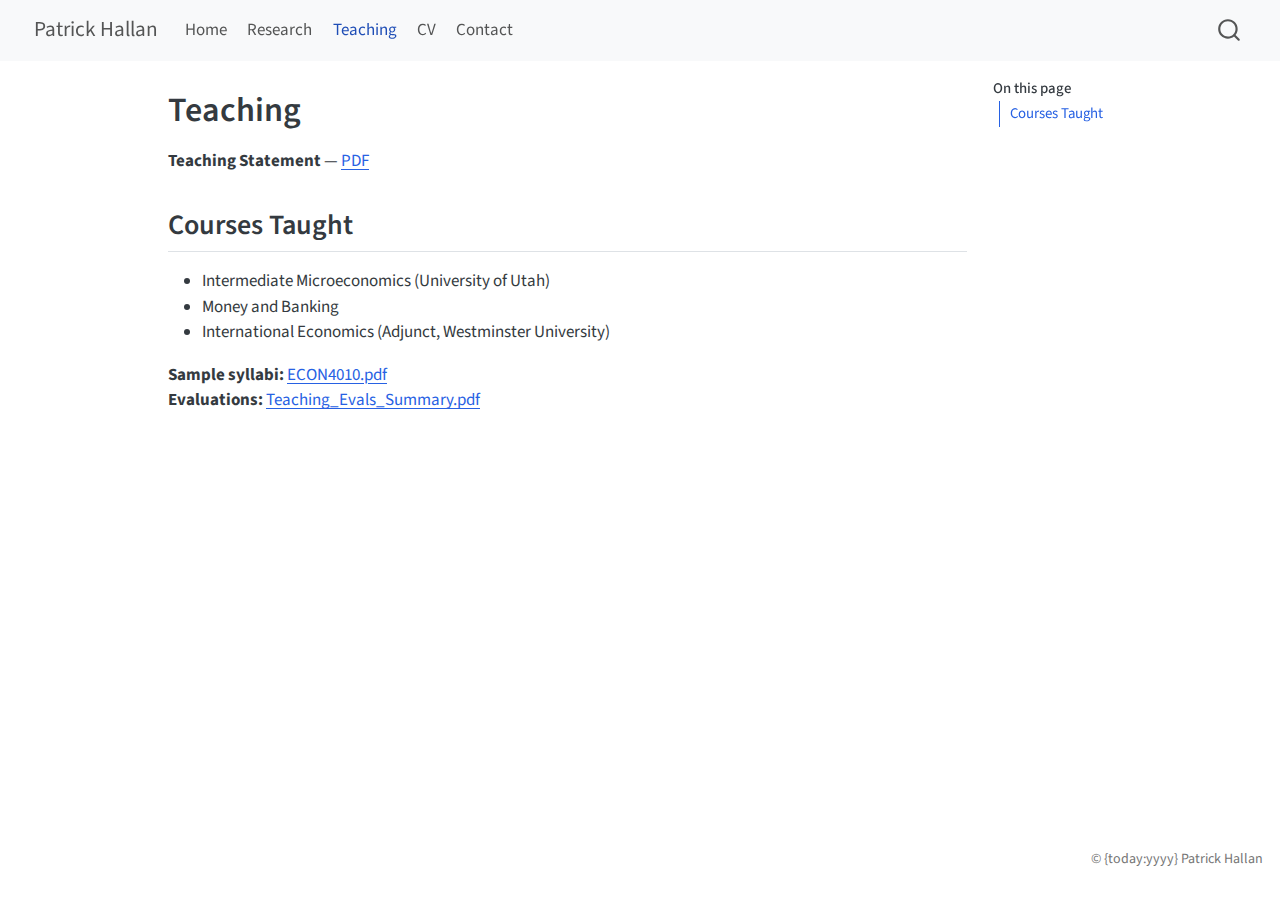
<file: teaching.html>
<!DOCTYPE html>
<html xmlns="http://www.w3.org/1999/xhtml" lang="en" xml:lang="en"><head>

<meta charset="utf-8">
<meta name="generator" content="quarto-1.8.25">

<meta name="viewport" content="width=device-width, initial-scale=1.0, user-scalable=yes">


<title>Teaching – Patrick Hallan</title>
<style>
code{white-space: pre-wrap;}
span.smallcaps{font-variant: small-caps;}
div.columns{display: flex; gap: min(4vw, 1.5em);}
div.column{flex: auto; overflow-x: auto;}
div.hanging-indent{margin-left: 1.5em; text-indent: -1.5em;}
ul.task-list{list-style: none;}
ul.task-list li input[type="checkbox"] {
  width: 0.8em;
  margin: 0 0.8em 0.2em -1em; /* quarto-specific, see https://github.com/quarto-dev/quarto-cli/issues/4556 */ 
  vertical-align: middle;
}
</style>


<script src="site_libs/quarto-nav/quarto-nav.js"></script>
<script src="site_libs/quarto-nav/headroom.min.js"></script>
<script src="site_libs/clipboard/clipboard.min.js"></script>
<script src="site_libs/quarto-search/autocomplete.umd.js"></script>
<script src="site_libs/quarto-search/fuse.min.js"></script>
<script src="site_libs/quarto-search/quarto-search.js"></script>
<meta name="quarto:offset" content="./">
<script src="site_libs/quarto-html/quarto.js" type="module"></script>
<script src="site_libs/quarto-html/tabsets/tabsets.js" type="module"></script>
<script src="site_libs/quarto-html/axe/axe-check.js" type="module"></script>
<script src="site_libs/quarto-html/popper.min.js"></script>
<script src="site_libs/quarto-html/tippy.umd.min.js"></script>
<script src="site_libs/quarto-html/anchor.min.js"></script>
<link href="site_libs/quarto-html/tippy.css" rel="stylesheet">
<link href="site_libs/quarto-html/quarto-syntax-highlighting-7b89279ff1a6dce999919e0e67d4d9ec.css" rel="stylesheet" id="quarto-text-highlighting-styles">
<script src="site_libs/bootstrap/bootstrap.min.js"></script>
<link href="site_libs/bootstrap/bootstrap-icons.css" rel="stylesheet">
<link href="site_libs/bootstrap/bootstrap-0b37c64f34216b628666a8dac638b53b.min.css" rel="stylesheet" append-hash="true" id="quarto-bootstrap" data-mode="light">
<script id="quarto-search-options" type="application/json">{
  "location": "navbar",
  "copy-button": false,
  "collapse-after": 3,
  "panel-placement": "end",
  "type": "overlay",
  "limit": 50,
  "keyboard-shortcut": [
    "f",
    "/",
    "s"
  ],
  "show-item-context": false,
  "language": {
    "search-no-results-text": "No results",
    "search-matching-documents-text": "matching documents",
    "search-copy-link-title": "Copy link to search",
    "search-hide-matches-text": "Hide additional matches",
    "search-more-match-text": "more match in this document",
    "search-more-matches-text": "more matches in this document",
    "search-clear-button-title": "Clear",
    "search-text-placeholder": "",
    "search-detached-cancel-button-title": "Cancel",
    "search-submit-button-title": "Submit",
    "search-label": "Search"
  }
}</script>
<style>html{ scroll-behavior: smooth; }</style>


</head>

<body class="nav-fixed quarto-light">

<div id="quarto-search-results"></div>
  <header id="quarto-header" class="headroom fixed-top">
    <nav class="navbar navbar-expand-lg " data-bs-theme="dark">
      <div class="navbar-container container-fluid">
      <div class="navbar-brand-container mx-auto">
    <a href="./index.html" class="navbar-brand navbar-brand-logo">
    </a>
    <a class="navbar-brand" href="./index.html">
    <span class="navbar-title">Patrick Hallan</span>
    </a>
  </div>
            <div id="quarto-search" class="" title="Search"></div>
          <button class="navbar-toggler" type="button" data-bs-toggle="collapse" data-bs-target="#navbarCollapse" aria-controls="navbarCollapse" role="menu" aria-expanded="false" aria-label="Toggle navigation" onclick="if (window.quartoToggleHeadroom) { window.quartoToggleHeadroom(); }">
  <span class="navbar-toggler-icon"></span>
</button>
          <div class="collapse navbar-collapse" id="navbarCollapse">
            <ul class="navbar-nav navbar-nav-scroll me-auto">
  <li class="nav-item">
    <a class="nav-link" href="./index.html"> 
<span class="menu-text">Home</span></a>
  </li>  
  <li class="nav-item">
    <a class="nav-link" href="./research.html"> 
<span class="menu-text">Research</span></a>
  </li>  
  <li class="nav-item">
    <a class="nav-link active" href="./teaching.html" aria-current="page"> 
<span class="menu-text">Teaching</span></a>
  </li>  
  <li class="nav-item">
    <a class="nav-link" href="./cv.html"> 
<span class="menu-text">CV</span></a>
  </li>  
  <li class="nav-item">
    <a class="nav-link" href="./contact.html"> 
<span class="menu-text">Contact</span></a>
  </li>  
</ul>
          </div> <!-- /navcollapse -->
            <div class="quarto-navbar-tools">
</div>
      </div> <!-- /container-fluid -->
    </nav>
</header>
<!-- content -->
<div id="quarto-content" class="quarto-container page-columns page-rows-contents page-layout-article page-navbar">
<!-- sidebar -->
<!-- margin-sidebar -->
    <div id="quarto-margin-sidebar" class="sidebar margin-sidebar">
        <nav id="TOC" role="doc-toc" class="toc-active">
    <h2 id="toc-title">On this page</h2>
   
  <ul>
  <li><a href="#courses-taught" id="toc-courses-taught" class="nav-link active" data-scroll-target="#courses-taught">Courses Taught</a></li>
  </ul>
</nav>
    </div>
<!-- main -->
<main class="content" id="quarto-document-content">

<header id="title-block-header" class="quarto-title-block default">
<div class="quarto-title">
<h1 class="title">Teaching</h1>
</div>



<div class="quarto-title-meta">

    
  
    
  </div>
  


</header>


<p><strong>Teaching Statement</strong> — <a href="files/Teaching_Statement.pdf">PDF</a></p>
<section id="courses-taught" class="level2">
<h2 class="anchored" data-anchor-id="courses-taught">Courses Taught</h2>
<ul>
<li>Intermediate Microeconomics (University of Utah)</li>
<li>Money and Banking</li>
<li>International Economics (Adjunct, Westminster University)</li>
</ul>
<p><strong>Sample syllabi:</strong> <a href="files/ECON4010.pdf">ECON4010.pdf</a><br>
<strong>Evaluations:</strong> <a href="files/Teaching_Evals_Summary.pdf">Teaching_Evals_Summary.pdf</a></p>


</section>

</main> <!-- /main -->
<script id="quarto-html-after-body" type="application/javascript">
  window.document.addEventListener("DOMContentLoaded", function (event) {
    const icon = "";
    const anchorJS = new window.AnchorJS();
    anchorJS.options = {
      placement: 'right',
      icon: icon
    };
    anchorJS.add('.anchored');
    const isCodeAnnotation = (el) => {
      for (const clz of el.classList) {
        if (clz.startsWith('code-annotation-')) {                     
          return true;
        }
      }
      return false;
    }
    const onCopySuccess = function(e) {
      // button target
      const button = e.trigger;
      // don't keep focus
      button.blur();
      // flash "checked"
      button.classList.add('code-copy-button-checked');
      var currentTitle = button.getAttribute("title");
      button.setAttribute("title", "Copied!");
      let tooltip;
      if (window.bootstrap) {
        button.setAttribute("data-bs-toggle", "tooltip");
        button.setAttribute("data-bs-placement", "left");
        button.setAttribute("data-bs-title", "Copied!");
        tooltip = new bootstrap.Tooltip(button, 
          { trigger: "manual", 
            customClass: "code-copy-button-tooltip",
            offset: [0, -8]});
        tooltip.show();    
      }
      setTimeout(function() {
        if (tooltip) {
          tooltip.hide();
          button.removeAttribute("data-bs-title");
          button.removeAttribute("data-bs-toggle");
          button.removeAttribute("data-bs-placement");
        }
        button.setAttribute("title", currentTitle);
        button.classList.remove('code-copy-button-checked');
      }, 1000);
      // clear code selection
      e.clearSelection();
    }
    const getTextToCopy = function(trigger) {
      const outerScaffold = trigger.parentElement.cloneNode(true);
      const codeEl = outerScaffold.querySelector('code');
      for (const childEl of codeEl.children) {
        if (isCodeAnnotation(childEl)) {
          childEl.remove();
        }
      }
      return codeEl.innerText;
    }
    const clipboard = new window.ClipboardJS('.code-copy-button:not([data-in-quarto-modal])', {
      text: getTextToCopy
    });
    clipboard.on('success', onCopySuccess);
    if (window.document.getElementById('quarto-embedded-source-code-modal')) {
      const clipboardModal = new window.ClipboardJS('.code-copy-button[data-in-quarto-modal]', {
        text: getTextToCopy,
        container: window.document.getElementById('quarto-embedded-source-code-modal')
      });
      clipboardModal.on('success', onCopySuccess);
    }
      var localhostRegex = new RegExp(/^(?:http|https):\/\/localhost\:?[0-9]*\//);
      var mailtoRegex = new RegExp(/^mailto:/);
        var filterRegex = new RegExp("https:\/\/patrickahallan-commits\.github\.io\/");
      var isInternal = (href) => {
          return filterRegex.test(href) || localhostRegex.test(href) || mailtoRegex.test(href);
      }
      // Inspect non-navigation links and adorn them if external
     var links = window.document.querySelectorAll('a[href]:not(.nav-link):not(.navbar-brand):not(.toc-action):not(.sidebar-link):not(.sidebar-item-toggle):not(.pagination-link):not(.no-external):not([aria-hidden]):not(.dropdown-item):not(.quarto-navigation-tool):not(.about-link)');
      for (var i=0; i<links.length; i++) {
        const link = links[i];
        if (!isInternal(link.href)) {
          // undo the damage that might have been done by quarto-nav.js in the case of
          // links that we want to consider external
          if (link.dataset.originalHref !== undefined) {
            link.href = link.dataset.originalHref;
          }
        }
      }
    function tippyHover(el, contentFn, onTriggerFn, onUntriggerFn) {
      const config = {
        allowHTML: true,
        maxWidth: 500,
        delay: 100,
        arrow: false,
        appendTo: function(el) {
            return el.parentElement;
        },
        interactive: true,
        interactiveBorder: 10,
        theme: 'quarto',
        placement: 'bottom-start',
      };
      if (contentFn) {
        config.content = contentFn;
      }
      if (onTriggerFn) {
        config.onTrigger = onTriggerFn;
      }
      if (onUntriggerFn) {
        config.onUntrigger = onUntriggerFn;
      }
      window.tippy(el, config); 
    }
    const noterefs = window.document.querySelectorAll('a[role="doc-noteref"]');
    for (var i=0; i<noterefs.length; i++) {
      const ref = noterefs[i];
      tippyHover(ref, function() {
        // use id or data attribute instead here
        let href = ref.getAttribute('data-footnote-href') || ref.getAttribute('href');
        try { href = new URL(href).hash; } catch {}
        const id = href.replace(/^#\/?/, "");
        const note = window.document.getElementById(id);
        if (note) {
          return note.innerHTML;
        } else {
          return "";
        }
      });
    }
    const xrefs = window.document.querySelectorAll('a.quarto-xref');
    const processXRef = (id, note) => {
      // Strip column container classes
      const stripColumnClz = (el) => {
        el.classList.remove("page-full", "page-columns");
        if (el.children) {
          for (const child of el.children) {
            stripColumnClz(child);
          }
        }
      }
      stripColumnClz(note)
      if (id === null || id.startsWith('sec-')) {
        // Special case sections, only their first couple elements
        const container = document.createElement("div");
        if (note.children && note.children.length > 2) {
          container.appendChild(note.children[0].cloneNode(true));
          for (let i = 1; i < note.children.length; i++) {
            const child = note.children[i];
            if (child.tagName === "P" && child.innerText === "") {
              continue;
            } else {
              container.appendChild(child.cloneNode(true));
              break;
            }
          }
          if (window.Quarto?.typesetMath) {
            window.Quarto.typesetMath(container);
          }
          return container.innerHTML
        } else {
          if (window.Quarto?.typesetMath) {
            window.Quarto.typesetMath(note);
          }
          return note.innerHTML;
        }
      } else {
        // Remove any anchor links if they are present
        const anchorLink = note.querySelector('a.anchorjs-link');
        if (anchorLink) {
          anchorLink.remove();
        }
        if (window.Quarto?.typesetMath) {
          window.Quarto.typesetMath(note);
        }
        if (note.classList.contains("callout")) {
          return note.outerHTML;
        } else {
          return note.innerHTML;
        }
      }
    }
    for (var i=0; i<xrefs.length; i++) {
      const xref = xrefs[i];
      tippyHover(xref, undefined, function(instance) {
        instance.disable();
        let url = xref.getAttribute('href');
        let hash = undefined; 
        if (url.startsWith('#')) {
          hash = url;
        } else {
          try { hash = new URL(url).hash; } catch {}
        }
        if (hash) {
          const id = hash.replace(/^#\/?/, "");
          const note = window.document.getElementById(id);
          if (note !== null) {
            try {
              const html = processXRef(id, note.cloneNode(true));
              instance.setContent(html);
            } finally {
              instance.enable();
              instance.show();
            }
          } else {
            // See if we can fetch this
            fetch(url.split('#')[0])
            .then(res => res.text())
            .then(html => {
              const parser = new DOMParser();
              const htmlDoc = parser.parseFromString(html, "text/html");
              const note = htmlDoc.getElementById(id);
              if (note !== null) {
                const html = processXRef(id, note);
                instance.setContent(html);
              } 
            }).finally(() => {
              instance.enable();
              instance.show();
            });
          }
        } else {
          // See if we can fetch a full url (with no hash to target)
          // This is a special case and we should probably do some content thinning / targeting
          fetch(url)
          .then(res => res.text())
          .then(html => {
            const parser = new DOMParser();
            const htmlDoc = parser.parseFromString(html, "text/html");
            const note = htmlDoc.querySelector('main.content');
            if (note !== null) {
              // This should only happen for chapter cross references
              // (since there is no id in the URL)
              // remove the first header
              if (note.children.length > 0 && note.children[0].tagName === "HEADER") {
                note.children[0].remove();
              }
              const html = processXRef(null, note);
              instance.setContent(html);
            } 
          }).finally(() => {
            instance.enable();
            instance.show();
          });
        }
      }, function(instance) {
      });
    }
        let selectedAnnoteEl;
        const selectorForAnnotation = ( cell, annotation) => {
          let cellAttr = 'data-code-cell="' + cell + '"';
          let lineAttr = 'data-code-annotation="' +  annotation + '"';
          const selector = 'span[' + cellAttr + '][' + lineAttr + ']';
          return selector;
        }
        const selectCodeLines = (annoteEl) => {
          const doc = window.document;
          const targetCell = annoteEl.getAttribute("data-target-cell");
          const targetAnnotation = annoteEl.getAttribute("data-target-annotation");
          const annoteSpan = window.document.querySelector(selectorForAnnotation(targetCell, targetAnnotation));
          const lines = annoteSpan.getAttribute("data-code-lines").split(",");
          const lineIds = lines.map((line) => {
            return targetCell + "-" + line;
          })
          let top = null;
          let height = null;
          let parent = null;
          if (lineIds.length > 0) {
              //compute the position of the single el (top and bottom and make a div)
              const el = window.document.getElementById(lineIds[0]);
              top = el.offsetTop;
              height = el.offsetHeight;
              parent = el.parentElement.parentElement;
            if (lineIds.length > 1) {
              const lastEl = window.document.getElementById(lineIds[lineIds.length - 1]);
              const bottom = lastEl.offsetTop + lastEl.offsetHeight;
              height = bottom - top;
            }
            if (top !== null && height !== null && parent !== null) {
              // cook up a div (if necessary) and position it 
              let div = window.document.getElementById("code-annotation-line-highlight");
              if (div === null) {
                div = window.document.createElement("div");
                div.setAttribute("id", "code-annotation-line-highlight");
                div.style.position = 'absolute';
                parent.appendChild(div);
              }
              div.style.top = top - 2 + "px";
              div.style.height = height + 4 + "px";
              div.style.left = 0;
              let gutterDiv = window.document.getElementById("code-annotation-line-highlight-gutter");
              if (gutterDiv === null) {
                gutterDiv = window.document.createElement("div");
                gutterDiv.setAttribute("id", "code-annotation-line-highlight-gutter");
                gutterDiv.style.position = 'absolute';
                const codeCell = window.document.getElementById(targetCell);
                const gutter = codeCell.querySelector('.code-annotation-gutter');
                gutter.appendChild(gutterDiv);
              }
              gutterDiv.style.top = top - 2 + "px";
              gutterDiv.style.height = height + 4 + "px";
            }
            selectedAnnoteEl = annoteEl;
          }
        };
        const unselectCodeLines = () => {
          const elementsIds = ["code-annotation-line-highlight", "code-annotation-line-highlight-gutter"];
          elementsIds.forEach((elId) => {
            const div = window.document.getElementById(elId);
            if (div) {
              div.remove();
            }
          });
          selectedAnnoteEl = undefined;
        };
          // Handle positioning of the toggle
      window.addEventListener(
        "resize",
        throttle(() => {
          elRect = undefined;
          if (selectedAnnoteEl) {
            selectCodeLines(selectedAnnoteEl);
          }
        }, 10)
      );
      function throttle(fn, ms) {
      let throttle = false;
      let timer;
        return (...args) => {
          if(!throttle) { // first call gets through
              fn.apply(this, args);
              throttle = true;
          } else { // all the others get throttled
              if(timer) clearTimeout(timer); // cancel #2
              timer = setTimeout(() => {
                fn.apply(this, args);
                timer = throttle = false;
              }, ms);
          }
        };
      }
        // Attach click handler to the DT
        const annoteDls = window.document.querySelectorAll('dt[data-target-cell]');
        for (const annoteDlNode of annoteDls) {
          annoteDlNode.addEventListener('click', (event) => {
            const clickedEl = event.target;
            if (clickedEl !== selectedAnnoteEl) {
              unselectCodeLines();
              const activeEl = window.document.querySelector('dt[data-target-cell].code-annotation-active');
              if (activeEl) {
                activeEl.classList.remove('code-annotation-active');
              }
              selectCodeLines(clickedEl);
              clickedEl.classList.add('code-annotation-active');
            } else {
              // Unselect the line
              unselectCodeLines();
              clickedEl.classList.remove('code-annotation-active');
            }
          });
        }
    const findCites = (el) => {
      const parentEl = el.parentElement;
      if (parentEl) {
        const cites = parentEl.dataset.cites;
        if (cites) {
          return {
            el,
            cites: cites.split(' ')
          };
        } else {
          return findCites(el.parentElement)
        }
      } else {
        return undefined;
      }
    };
    var bibliorefs = window.document.querySelectorAll('a[role="doc-biblioref"]');
    for (var i=0; i<bibliorefs.length; i++) {
      const ref = bibliorefs[i];
      const citeInfo = findCites(ref);
      if (citeInfo) {
        tippyHover(citeInfo.el, function() {
          var popup = window.document.createElement('div');
          citeInfo.cites.forEach(function(cite) {
            var citeDiv = window.document.createElement('div');
            citeDiv.classList.add('hanging-indent');
            citeDiv.classList.add('csl-entry');
            var biblioDiv = window.document.getElementById('ref-' + cite);
            if (biblioDiv) {
              citeDiv.innerHTML = biblioDiv.innerHTML;
            }
            popup.appendChild(citeDiv);
          });
          return popup.innerHTML;
        });
      }
    }
  });
  </script>
</div> <!-- /content -->
<footer class="footer">
  <div class="nav-footer">
    <div class="nav-footer-left">
      &nbsp;
    </div>   
    <div class="nav-footer-center">
      &nbsp;
    </div>
    <div class="nav-footer-right">
<p>© {today:yyyy} Patrick Hallan</p>
</div>
  </div>
</footer>




<script src="site_libs/quarto-html/zenscroll-min.js"></script>
</body></html>
</file>
<file: site_libs/quarto-html/tippy.css>
.tippy-box[data-animation=fade][data-state=hidden]{opacity:0}[data-tippy-root]{max-width:calc(100vw - 10px)}.tippy-box{position:relative;background-color:#333;color:#fff;border-radius:4px;font-size:14px;line-height:1.4;white-space:normal;outline:0;transition-property:transform,visibility,opacity}.tippy-box[data-placement^=top]>.tippy-arrow{bottom:0}.tippy-box[data-placement^=top]>.tippy-arrow:before{bottom:-7px;left:0;border-width:8px 8px 0;border-top-color:initial;transform-origin:center top}.tippy-box[data-placement^=bottom]>.tippy-arrow{top:0}.tippy-box[data-placement^=bottom]>.tippy-arrow:before{top:-7px;left:0;border-width:0 8px 8px;border-bottom-color:initial;transform-origin:center bottom}.tippy-box[data-placement^=left]>.tippy-arrow{right:0}.tippy-box[data-placement^=left]>.tippy-arrow:before{border-width:8px 0 8px 8px;border-left-color:initial;right:-7px;transform-origin:center left}.tippy-box[data-placement^=right]>.tippy-arrow{left:0}.tippy-box[data-placement^=right]>.tippy-arrow:before{left:-7px;border-width:8px 8px 8px 0;border-right-color:initial;transform-origin:center right}.tippy-box[data-inertia][data-state=visible]{transition-timing-function:cubic-bezier(.54,1.5,.38,1.11)}.tippy-arrow{width:16px;height:16px;color:#333}.tippy-arrow:before{content:"";position:absolute;border-color:transparent;border-style:solid}.tippy-content{position:relative;padding:5px 9px;z-index:1}
</file>
<file: site_libs/quarto-html/quarto-syntax-highlighting-7b89279ff1a6dce999919e0e67d4d9ec.css>
/* quarto syntax highlight colors */
:root {
  --quarto-hl-ot-color: #003B4F;
  --quarto-hl-at-color: #657422;
  --quarto-hl-ss-color: #20794D;
  --quarto-hl-an-color: #5E5E5E;
  --quarto-hl-fu-color: #4758AB;
  --quarto-hl-st-color: #20794D;
  --quarto-hl-cf-color: #003B4F;
  --quarto-hl-op-color: #5E5E5E;
  --quarto-hl-er-color: #AD0000;
  --quarto-hl-bn-color: #AD0000;
  --quarto-hl-al-color: #AD0000;
  --quarto-hl-va-color: #111111;
  --quarto-hl-bu-color: inherit;
  --quarto-hl-ex-color: inherit;
  --quarto-hl-pp-color: #AD0000;
  --quarto-hl-in-color: #5E5E5E;
  --quarto-hl-vs-color: #20794D;
  --quarto-hl-wa-color: #5E5E5E;
  --quarto-hl-do-color: #5E5E5E;
  --quarto-hl-im-color: #00769E;
  --quarto-hl-ch-color: #20794D;
  --quarto-hl-dt-color: #AD0000;
  --quarto-hl-fl-color: #AD0000;
  --quarto-hl-co-color: #5E5E5E;
  --quarto-hl-cv-color: #5E5E5E;
  --quarto-hl-cn-color: #8f5902;
  --quarto-hl-sc-color: #5E5E5E;
  --quarto-hl-dv-color: #AD0000;
  --quarto-hl-kw-color: #003B4F;
}

/* other quarto variables */
:root {
  --quarto-font-monospace: SFMono-Regular, Menlo, Monaco, Consolas, "Liberation Mono", "Courier New", monospace;
}

/* syntax highlight based on Pandoc's rules */
pre > code.sourceCode > span {
  color: #003B4F;
}

code.sourceCode > span {
  color: #003B4F;
}

div.sourceCode,
div.sourceCode pre.sourceCode {
  color: #003B4F;
}

/* Normal */
code span {
  color: #003B4F;
}

/* Alert */
code span.al {
  color: #AD0000;
  font-style: inherit;
}

/* Annotation */
code span.an {
  color: #5E5E5E;
  font-style: inherit;
}

/* Attribute */
code span.at {
  color: #657422;
  font-style: inherit;
}

/* BaseN */
code span.bn {
  color: #AD0000;
  font-style: inherit;
}

/* BuiltIn */
code span.bu {
  font-style: inherit;
}

/* ControlFlow */
code span.cf {
  color: #003B4F;
  font-weight: bold;
  font-style: inherit;
}

/* Char */
code span.ch {
  color: #20794D;
  font-style: inherit;
}

/* Constant */
code span.cn {
  color: #8f5902;
  font-style: inherit;
}

/* Comment */
code span.co {
  color: #5E5E5E;
  font-style: inherit;
}

/* CommentVar */
code span.cv {
  color: #5E5E5E;
  font-style: italic;
}

/* Documentation */
code span.do {
  color: #5E5E5E;
  font-style: italic;
}

/* DataType */
code span.dt {
  color: #AD0000;
  font-style: inherit;
}

/* DecVal */
code span.dv {
  color: #AD0000;
  font-style: inherit;
}

/* Error */
code span.er {
  color: #AD0000;
  font-style: inherit;
}

/* Extension */
code span.ex {
  font-style: inherit;
}

/* Float */
code span.fl {
  color: #AD0000;
  font-style: inherit;
}

/* Function */
code span.fu {
  color: #4758AB;
  font-style: inherit;
}

/* Import */
code span.im {
  color: #00769E;
  font-style: inherit;
}

/* Information */
code span.in {
  color: #5E5E5E;
  font-style: inherit;
}

/* Keyword */
code span.kw {
  color: #003B4F;
  font-weight: bold;
  font-style: inherit;
}

/* Operator */
code span.op {
  color: #5E5E5E;
  font-style: inherit;
}

/* Other */
code span.ot {
  color: #003B4F;
  font-style: inherit;
}

/* Preprocessor */
code span.pp {
  color: #AD0000;
  font-style: inherit;
}

/* SpecialChar */
code span.sc {
  color: #5E5E5E;
  font-style: inherit;
}

/* SpecialString */
code span.ss {
  color: #20794D;
  font-style: inherit;
}

/* String */
code span.st {
  color: #20794D;
  font-style: inherit;
}

/* Variable */
code span.va {
  color: #111111;
  font-style: inherit;
}

/* VerbatimString */
code span.vs {
  color: #20794D;
  font-style: inherit;
}

/* Warning */
code span.wa {
  color: #5E5E5E;
  font-style: italic;
}

.prevent-inlining {
  content: "</";
}

/*# sourceMappingURL=3944bc705cfaf4c80e56f77c5205168a.css.map */
</file>
